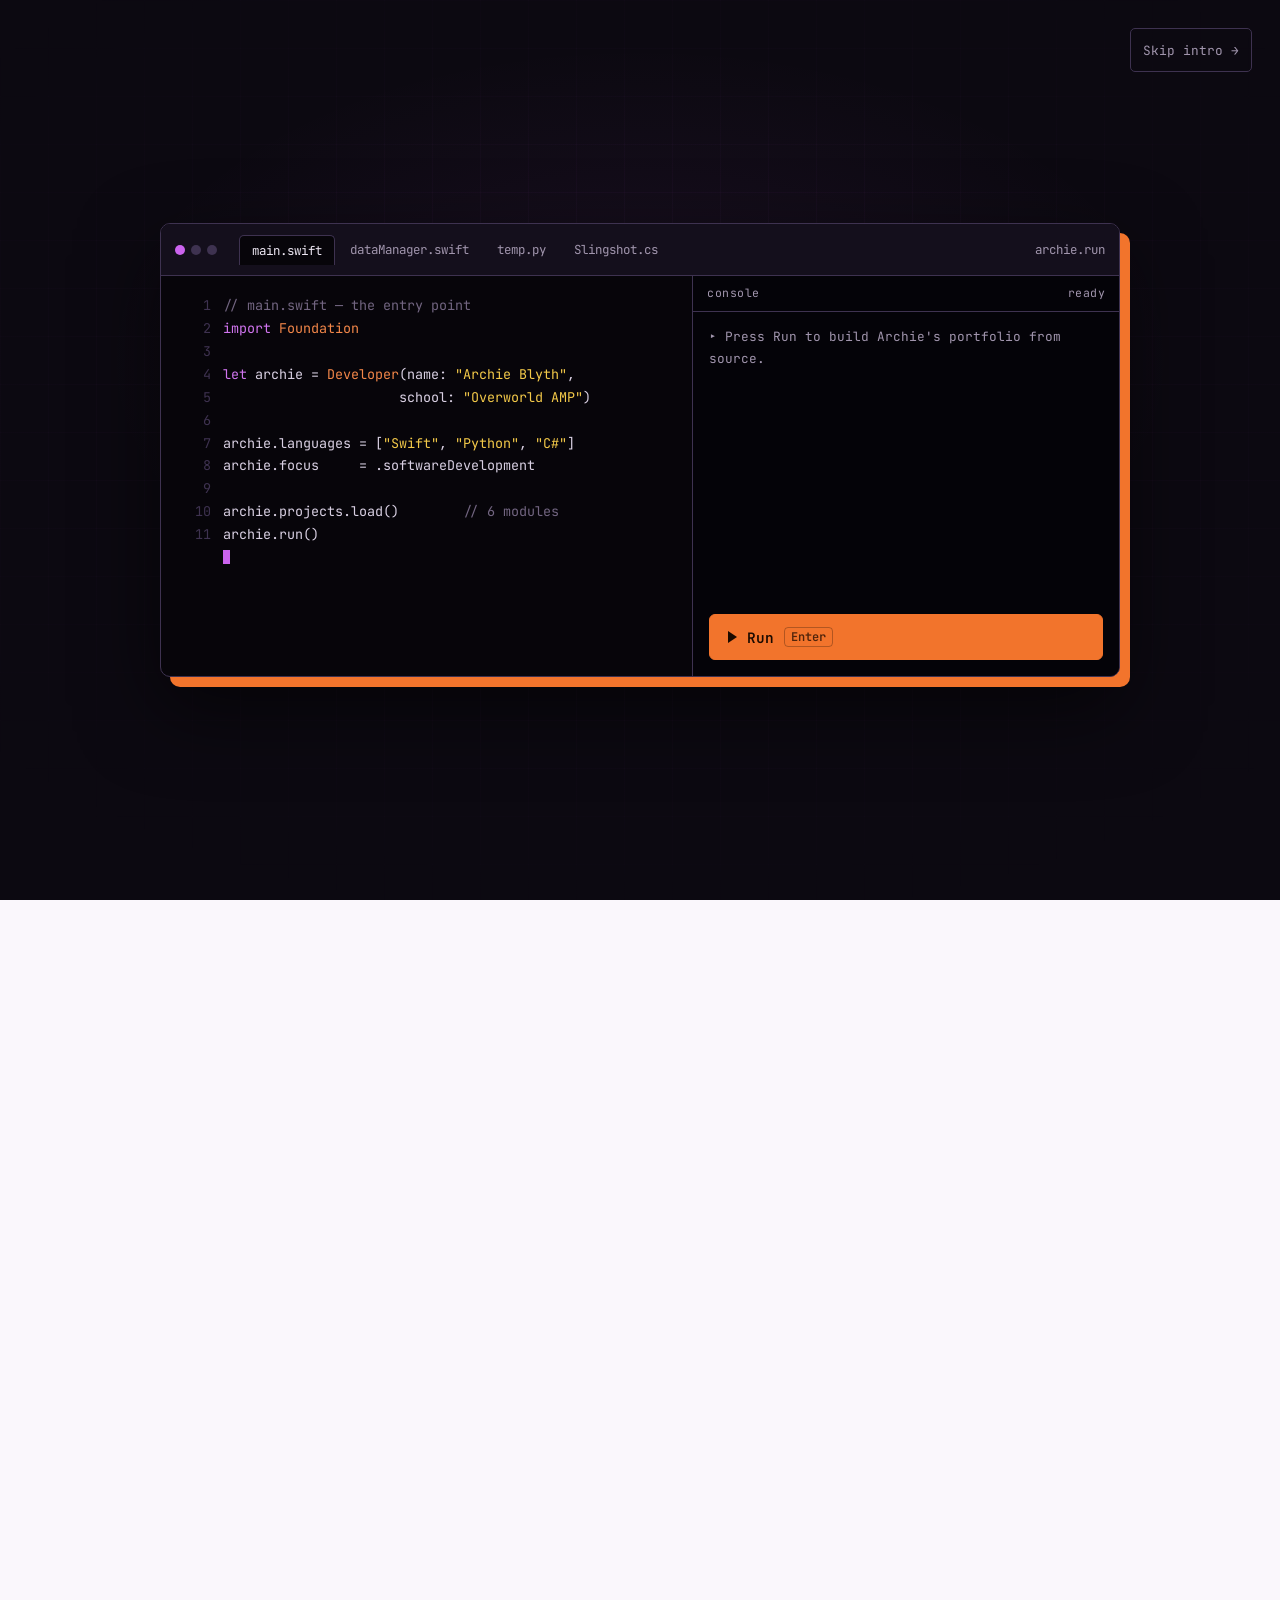
<file: index.html>
<!DOCTYPE html>
<html lang="en">
<head>
<meta charset="UTF-8">
<meta name="viewport" content="width=device-width, initial-scale=1.0">
<title>Archie Blyth — software development portfolio</title>
<meta name="description" content="I like writing code. Swift and SwiftUI for iPhone apps, Python for problem-solving, and C# in Unity. Games are where some of that code gets tested; the code is the point.">
<meta property="og:title" content="Archie Blyth — software development portfolio">
<meta property="og:description" content="I like writing code. Swift and SwiftUI for iPhone apps, Python for problem-solving, and C# in Unity. Games are where some of that code gets tested; the code is the point.">
<meta name="theme-color" content="#0c0911" media="(prefers-color-scheme: dark)">
<meta name="theme-color" content="#faf7fc" media="(prefers-color-scheme: light)">
<link rel="icon" href="data:image/svg+xml,&lt;svg xmlns=&quot;http://www.w3.org/2000/svg&quot; viewBox=&quot;0 0 32 32&quot;&gt;&lt;rect width=&quot;32&quot; height=&quot;32&quot; rx=&quot;6&quot; fill=&quot;#0c0911&quot;/&gt;&lt;path d=&quot;M9 11 4 16l5 5M23 11l5 5-5 5M19 8l-6 16&quot; fill=&quot;none&quot; stroke=&quot;#cb63ee&quot; stroke-width=&quot;2.6&quot; stroke-linecap=&quot;round&quot; stroke-linejoin=&quot;round&quot;/&gt;&lt;/svg&gt;">
<link rel="preconnect" href="https://fonts.googleapis.com">
<link rel="preconnect" href="https://fonts.gstatic.com" crossorigin>
<link href="https://fonts.googleapis.com/css2?family=Atkinson+Hyperlegible:wght@400;700&family=Sora:wght@700;800&family=JetBrains+Mono:wght@400;600&display=swap" rel="stylesheet">
<link rel="stylesheet" href="style.css">
<script>try{var t=localStorage.getItem("archie-theme");if(t)document.documentElement.setAttribute("data-theme",t);}catch(e){}</script>
</head>
<body class="has-boot">
<a class="skip" href="#main">Skip to content</a>
<nav class="nav" aria-label="Site">
  <span class="progress" aria-hidden="true"></span>
  <div class="wrap">
    <a class="brand" href="index.html">archie.blyth</a>
    <span class="hud-stat">build <b>ok</b> · 6 modules · 3 languages</span><div class="nav-links">
      <a href="index.html#projects">Projects</a>
      <a href="index.html#about">About</a>
      <button class="theme" type="button" aria-label="Switch between light and dark theme" title="Light / dark">
        <span class="theme-sun" aria-hidden="true"></span><span class="theme-moon" aria-hidden="true"></span>
      </button>
    </div>
  </div>
</nav>

<div id="boot" aria-label="Intro">
  <button class="skip-intro" type="button" id="skip">Skip intro →</button>
  <div class="ide" role="group" aria-label="Archie's code">
    <div class="ide-bar">
      <span class="dots" aria-hidden="true"><i></i><i></i><i></i></span>
      <div class="tabs" role="tablist"><button class="tab" role="tab" aria-selected="true" data-tab="main" type="button">main.swift</button><button class="tab" role="tab" aria-selected="false" data-tab="resell-logger" type="button">dataManager.swift</button><button class="tab" role="tab" aria-selected="false" data-tab="temperature-logger" type="button">temp.py</button><button class="tab" role="tab" aria-selected="false" data-tab="coconut-shy" type="button">Slingshot.cs</button></div>
      <span class="ide-title">archie.run</span>
    </div>
    <div class="ide-body">
      <div class="editor typing" id="editor" tabindex="0"></div>
      <div class="console">
        <div class="console-head"><span>console</span><span id="status">idle</span></div>
        <div class="console-out" id="out"><span class="line show">▸ Press Run to build Archie's portfolio from source.</span></div>
        <button class="run" id="run" type="button" disabled><span class="tri" aria-hidden="true"></span> Run <kbd>Enter</kbd></button>
      </div>
    </div>
  </div>
  <script type="text/plain" class="ide-file" data-key="main"><span class="cm">// main.swift — the entry point</span>
<span class="kw">import</span> <span class="ty">Foundation</span>

<span class="kw">let</span> archie = <span class="ty">Developer</span>(name: <span class="st">&quot;Archie Blyth&quot;</span>,
                      school: <span class="st">&quot;Overworld AMP&quot;</span>)

archie.languages = [<span class="st">&quot;Swift&quot;</span>, <span class="st">&quot;Python&quot;</span>, <span class="st">&quot;C#&quot;</span>]
archie.focus     = .softwareDevelopment

archie.projects.load()        <span class="cm">// 6 modules</span>
archie.run()</script><script type="text/plain" class="ide-file" data-key="resell-logger"><span class="kw">class</span> <span class="ty">AppData</span>: <span class="ty">ObservableObject</span> {

    <span class="kw">var</span> itemsInStock: <span class="ty">Int</span> {
        sales.filter { !$<span class="nu">0</span>.isSold }.count
    }

    <span class="kw">var</span> inventoryValue: <span class="ty">Double</span> {
        sales
            .filter { !$<span class="nu">0</span>.isSold }
            .reduce(<span class="nu">0</span>) { $<span class="nu">0</span> + $<span class="nu">1</span>.cost }
    }

    <span class="kw">var</span> soldItemsCount: <span class="ty">Int</span> {
        sales.filter { $<span class="nu">0</span>.isSold }.count
    }

    <span class="kw">private</span> <span class="kw">let</span> db = <span class="ty">Firestore</span>.firestore()

    <span class="kw">var</span> highestProfitSale: <span class="ty">Sale</span>? {
        sales.max { $<span class="nu">0</span>.profit &lt; $<span class="nu">1</span>.profit }
    }

    <span class="kw">var</span> thisMonthProfit: <span class="ty">Double</span> {
        <span class="kw">let</span> calendar = <span class="ty">Calendar</span>.current
        <span class="kw">return</span> sales
            .filter {
                calendar.isDate($<span class="nu">0</span>.createdAt, equalTo: <span class="ty">Date</span>(),
                                toGranularity: .month)
            }
            .reduce(<span class="nu">0</span>) { $<span class="nu">0</span> + $<span class="nu">1</span>.profit }
    }
}</script><script type="text/plain" class="ide-file" data-key="temperature-logger"><span class="kw">while</span> <span class="kw">True</span>:
    <span class="kw">try</span>:
        tempeture = <span class="kw">int</span>(<span class="kw">input</span>(<span class="st">&quot;please enter a temperature: &quot;</span>))

        <span class="kw">if</span> tempeture == -<span class="nu">1</span>:
            <span class="kw">break</span>

        <span class="kw">if</span> (tempeture &gt;= <span class="nu">10</span>) <span class="kw">and</span> (tempeture &lt;= <span class="nu">50</span>):
            validReading += <span class="nu">1</span>
            totalTemp += tempeture
        <span class="kw">else</span>:
            <span class="kw">print</span>(<span class="st">&quot;temp must be within the range&quot;</span>)

        <span class="kw">if</span> tempeture &lt;= <span class="ty">MIN_SAFE_TEMP</span>:
            readingCount += <span class="nu">1</span>

        <span class="kw">if</span> (tempeture &gt; highestTemp) <span class="kw">and</span> (tempeture &lt;= <span class="nu">50</span>):
            highestTemp = tempeture

        <span class="kw">if</span> (tempeture &lt; <span class="ty">LowestTemp</span>) <span class="kw">and</span> (tempeture &gt;= <span class="nu">10</span>):
            <span class="ty">LowestTemp</span> = tempeture
    <span class="kw">except</span> <span class="ty">ValueError</span>:
        <span class="kw">print</span>(<span class="st">&quot;invalid temp must be a interger&quot;</span>)

avrage = totalTemp / validReading

<span class="kw">print</span>(f<span class="st">&quot;average temperature: {avrage}&quot;</span>)
<span class="kw">print</span>(f<span class="st">&quot;highest temperature: {highestTemp}&quot;</span>)
<span class="kw">print</span>(f<span class="st">&quot;lowest temperature: {LowestTemp}&quot;</span>)
<span class="kw">print</span>(f<span class="st">&quot;under min count: {readingCount}&quot;</span>)
<span class="kw">print</span>(f<span class="st">&quot;valid reading count: {validReading}&quot;</span>)</script><script type="text/plain" class="ide-file" data-key="coconut-shy"><span class="kw">void</span> <span class="ty">ChargeShot</span>()
{
    holdTime += <span class="ty">Time</span>.deltaTime;
    <span class="kw">float</span> t = <span class="ty">Mathf</span>.<span class="ty">Clamp01</span>(holdTime / maxChargeTime);
    <span class="kw">float</span> pullDistance = t * maxPullBack;
    <span class="ty">Vector3</span> pullDirection = -<span class="ty">Camera</span>.main.transform.forward;
    currentProjectile.transform.position =
        launchPoint.position + pullDirection * pullDistance;
}

<span class="kw">void</span> <span class="ty">ReleaseShot</span>()
{
    isCharging = <span class="kw">false</span>;
    <span class="kw">float</span> chargePercent = <span class="ty">Mathf</span>.<span class="ty">Clamp01</span>(holdTime / maxChargeTime);
    <span class="kw">float</span> forceToApply = chargePercent * maxLaunchForce;
    projectileRB.isKinematic = <span class="kw">false</span>;

    <span class="ty">Vector3</span> launchDirection = <span class="ty">Physics</span>.<span class="ty">Raycast</span>(
        <span class="ty">Camera</span>.main.transform.position, <span class="ty">Camera</span>.main.transform.forward,
        <span class="kw">out</span> <span class="ty">RaycastHit</span> hitInfo)
        ? launchPoint.position - hitInfo.point
        : <span class="ty">Camera</span>.main.transform.forward;

    projectileRB.<span class="ty">AddForce</span>(launchDirection.normalized * forceToApply,
        <span class="ty">ForceMode</span>.<span class="ty">Impulse</span>);
}</script>
  <script type="application/json" id="build-log">[["hi","$ swift build archie.portfolio"],["","Compiling main.swift"],["ok","✓ ResellLogger · Swift, SwiftUI, Firebase Firestore"],["ok","✓ TemperatureLogger · Python, PyCharm, AS Computer Science"],["ok","✓ CoconutShy · C#, Unity 6, 3D physics"],["ok","✓ FlappyBird · C#, Unity 6, 2D"],["ok","✓ Dartboard, Automation in Ableton · assets"],["hi","Build succeeded in 0.42s · 0 warnings, 0 errors"],["em","Launching archie.portfolio…"]]</script>
</div>
<div id="site">
<main id="main">
  <header class="hero">
    <div class="wrap hero-grid">
      <div class="hero-text">
        <p class="hero-role">Student developer · Overworld AMP</p>
        <h1>Archie<br>Blyth</h1>
        <p class="lead">I like writing code. Swift and SwiftUI for iPhone apps, Python for problem-solving, and C# in Unity. Games are where some of that code gets tested; the code is the point.</p>
        <div class="chips"><span class='chip chip-strong'>Swift</span><span class='chip chip-strong'>Python</span><span class='chip chip-strong'>C#</span><span class='chip'>SwiftUI</span><span class='chip'>Firebase</span><span class='chip'>Unity 6</span><span class='chip'>Blender</span><span class='chip'>Ableton Live</span></div>
      </div>
      <div class="stack" aria-label="Build summary"><div class="stack-head">archie.portfolio — build output</div><div class='stack-row'><span class="ok">✓</span> <b>ResellLogger</b><span>Swift · SwiftUI · Firebase Firestore</span></div><div class='stack-row'><span class="ok">✓</span> <b>TemperatureLogger</b><span>Python · PyCharm · AS Computer Science</span></div><div class='stack-row'><span class="ok">✓</span> <b>CoconutShy</b><span>C# · Unity 6 · 3D physics</span></div><div class='stack-row'><span class="ok">✓</span> <b>FlappyBird</b><span>C# · Unity 6 · 2D</span></div><div class='stack-row'><span class="ok">✓</span> <b>Dartboard</b><span>Blender · Substance 3D Painter</span></div><div class='stack-row'><span class="ok">✓</span> <b>AutomationInAbleton</b><span>Ableton Live</span></div><div class="stack-foot">0 warnings · 0 errors · hover a project to read its source</div></div>
    </div>
  </header>

  <section id="projects" class="wrap projects">
    <h2>Projects</h2>
    <p class="section-lead">6 pieces of work. Every coding project shows a real excerpt from its source.</p>
    <h3 class="group-label">Apps<span>Shipped software, with a database behind it.</span></h3>
<a class="card mod card-wide" href="projects/resell-logger.html">
  <div class="face front">
    <span class="card-media"><img class="card-img" src="assets/reselllogger-thumb.png" alt="" width="2160" height="900" loading="lazy" decoding="async"><video class="card-video" muted loop playsinline preload="none" data-src="assets/reselllogger-demo.mp4" aria-hidden="true" tabindex="-1"></video></span>
    <div class="card-body">
      <span class="lang lang-swift">Swift</span>
      <h3>Resell Logger</h3>
      <p>An iPhone app for tracking resale stock and profit: add items with a photo, mark them sold, and see turnover, profit, best sellers and a sales calendar.</p>
      <span class="hint">↻ hover to read the code</span>
    </div>
  </div>
  <div class="face back" aria-hidden="true"><div class="file">dataManager.swift</div><pre class="code"><span class="kw">class</span> <span class="ty">AppData</span>: <span class="ty">ObservableObject</span> {

    <span class="kw">var</span> itemsInStock: <span class="ty">Int</span> {
        sales.filter { !$<span class="nu">0</span>.isSold }.count
    }

    <span class="kw">var</span> inventoryValue: <span class="ty">Double</span> {
        sales
            .filter { !$<span class="nu">0</span>.isSold }
            .reduce(<span class="nu">0</span>) { $<span class="nu">0</span> + $<span class="nu">1</span>.cost }
    }
</pre><span class="open">open project →</span></div>
</a><h3 class="group-label">Python<span>Course work that reads like production code.</span></h3>
<a class="card mod card-wide" href="projects/temperature-logger.html">
  <div class="face front">
    <span class="card-media"><img class="card-img" src="assets/python-temp-code.png" alt="" width="1280" height="833" loading="lazy" decoding="async"><video class="card-video" muted loop playsinline preload="none" data-src="assets/python-temp-demo.mp4" aria-hidden="true" tabindex="-1"></video></span>
    <div class="card-body">
      <span class="lang lang-python">Python</span>
      <h3>Temperature Logger</h3>
      <p>A console program that takes temperature readings in a loop, validates each one, and reports the average, highest, lowest and how many fell below a safe minimum.</p>
      <span class="hint">↻ hover to read the code</span>
    </div>
  </div>
  <div class="face back" aria-hidden="true"><div class="file">temp.py</div><pre class="code"><span class="kw">while</span> <span class="kw">True</span>:
    <span class="kw">try</span>:
        tempeture = <span class="kw">int</span>(<span class="kw">input</span>(<span class="st">&quot;please enter a temperature: &quot;</span>))

        <span class="kw">if</span> tempeture == -<span class="nu">1</span>:
            <span class="kw">break</span>

        <span class="kw">if</span> (tempeture &gt;= <span class="nu">10</span>) <span class="kw">and</span> (tempeture &lt;= <span class="nu">50</span>):
            validReading += <span class="nu">1</span>
            totalTemp += tempeture
        <span class="kw">else</span>:
            <span class="kw">print</span>(<span class="st">&quot;temp must be within the range&quot;</span>)</pre><span class="open">open project →</span></div>
</a><h3 class="group-label">C# in Unity<span>Game projects, presented for the code.</span></h3><div class="grid">
<a class="card mod" href="projects/coconut-shy.html">
  <div class="face front">
    <span class="card-media"><img class="card-img" src="assets/coconutshy-editor.png" alt="" width="1917" height="1005" loading="lazy" decoding="async"><video class="card-video" muted loop playsinline preload="none" data-src="assets/coconutshy-gameplay-web.mp4" aria-hidden="true" tabindex="-1"></video></span>
    <div class="card-body">
      <span class="lang lang-csharp">C#</span>
      <h3>Coconut Shy</h3>
      <p>18 custom C# scripts driving a 3D slingshot game: charge-and-release physics, raycast aiming, enemy AI, timers, score and a full menu flow. The biggest codebase in the portfolio.</p>
      <span class="hint">↻ hover to read the code</span>
    </div>
  </div>
  <div class="face back" aria-hidden="true"><div class="file">Slingshot.cs</div><pre class="code"><span class="kw">void</span> <span class="ty">ChargeShot</span>()
{
    holdTime += <span class="ty">Time</span>.deltaTime;
    <span class="kw">float</span> t = <span class="ty">Mathf</span>.<span class="ty">Clamp01</span>(holdTime / maxChargeTime);
    <span class="kw">float</span> pullDistance = t * maxPullBack;
    <span class="ty">Vector3</span> pullDirection = -<span class="ty">Camera</span>.main.transform.forward;
    currentProjectile.transform.position =
        launchPoint.position + pullDirection * pullDistance;
}

<span class="kw">void</span> <span class="ty">ReleaseShot</span>()
{</pre><span class="open">open project →</span></div>
</a>
<a class="card mod" href="projects/flappy-bird.html">
  <div class="face front">
    <span class="card-media"><img class="card-img" src="assets/flappybird-editor.png" alt="" width="1918" height="1030" loading="lazy" decoding="async"><video class="card-video" muted loop playsinline preload="none" data-src="assets/flappybird-gameplay-web.mp4" aria-hidden="true" tabindex="-1"></video></span>
    <div class="card-body">
      <span class="lang lang-csharp">C#</span>
      <h3>Flappy Bird</h3>
      <p>C# game logic in Unity: a timer-driven procedural spawner, frame-rate-independent movement, trigger-collider scoring and state handling, plus a second controller for two-player mode.</p>
      <span class="hint">↻ hover to read the code</span>
    </div>
  </div>
  <div class="face back" aria-hidden="true"><div class="file">GameManager.cs</div><pre class="code"><span class="kw">void</span> <span class="ty">Update</span>()
{
    spawnTimeSeconds -= <span class="ty">Time</span>.deltaTime;

    <span class="kw">if</span> (spawnTimeSeconds &lt; <span class="nu">0</span>)
    {
        spawnTimeSeconds = spawnTime;
        <span class="kw">float</span> yOffset = <span class="ty">Random</span>.<span class="ty">Range</span>(minYPosition, maxYPosition);
        spawnPostion.y = yOffset;
        <span class="ty">Instantiate</span>(pipes, spawnPostion, <span class="ty">Quaternion</span>.identity);
    }
}</pre><span class="open">open project →</span></div>
</a></div><h3 class="group-label">3D and music<span>Work outside code.</span></h3><div class="grid">
<a class="card" href="projects/dartboard.html">
  <img class="card-img" src="assets/dartboard-textured.png" alt="" width="1915" height="1022" loading="lazy" decoding="async">
  <div class="card-body">
    <span class="lang">Blender</span>
    <h3>Dartboard — game-ready asset</h3>
    <p>A dartboard prop modelled from reference in Blender and textured in Substance 3D Painter with layered PBR materials at 2048×2048.</p>
  </div>
</a>
<a class="card" href="projects/ableton-automation.html">
  <img class="card-img" src="assets/ableton-automation-thumb.jpg" alt="" width="1280" height="844" loading="lazy" decoding="async">
  <div class="card-body">
    <span class="lang">Ableton Live</span>
    <h3>Automation in Ableton</h3>
    <p>Drawing parameter automation to shape volume, filters and effects over time, giving a track movement and dynamics.</p>
  </div>
</a></div>
  </section>

  <section id="about" class="wrap about">
    <h2>About</h2>
    <div class="about-box"><p>Archie Blyth is a student developer whose main interest is code. He builds iPhone apps in Swift and SwiftUI with a Firebase backend, writes Python for his AS Level Computer Science course, and uses C# in Unity, where his Game Design coursework gave him a place to practise algorithms, physics maths and game-loop logic.</p><p>His focus is software development rather than game design: the projects here are chosen to show how he structures code, handles data and solves problems. Alongside that he has modelled assets in Blender and Substance 3D Painter and produced music in Ableton Live.</p></div>
  </section>
</main>

<div class="cli" aria-label="Command line">
  <div class="wrap">
    <span class="prompt">archie@portfolio:~$</span>
    <input id="cmd" type="text" placeholder="try: ls, open coconut, help…" autocomplete="off" spellcheck="false" aria-label="Command">
    <span class="reply" id="reply"></span>
  </div>
</div>
<footer class="foot">
  <div class="wrap">
    
    <p><button type="button" id="replay" class="replay">↻ replay intro</button> · Archie Blyth — Overworld AMP 2026</p>
  </div>
</footer>
<script>
(function(){
  var b=document.querySelector('.theme'); if(!b) return;
  function cur(){ var a=document.documentElement.getAttribute('data-theme'); if(a) return a;
    return window.matchMedia&&window.matchMedia('(prefers-color-scheme: light)').matches?'light':'dark'; }
  b.addEventListener('click',function(){ var n=cur()==='dark'?'light':'dark';
    document.documentElement.setAttribute('data-theme',n); try{localStorage.setItem('archie-theme',n);}catch(e){} });
})();
// --- intro (index only), hover previews, reading progress, command line ---
(function(){
  var reduce = window.matchMedia && window.matchMedia('(prefers-reduced-motion: reduce)').matches;
  var boot = document.getElementById('boot'), site = document.getElementById('site');
  if (boot) {
    var editor = document.getElementById('editor'), out = document.getElementById('out'), run = document.getElementById('run'), status = document.getElementById('status');
    var FILES = {}; document.querySelectorAll('.ide-file').forEach(function(f){ FILES[f.getAttribute('data-key')] = f.textContent; });
    var BUILD = JSON.parse(document.getElementById('build-log').textContent);
    var timers = []; function clearTimers(){ timers.forEach(clearTimeout); timers = []; }
    function render(key, animate){
      clearTimers();
      var lines = FILES[key].split('\n');
      editor.innerHTML = lines.map(function(l,i){ return '<div class="ln"><span>'+(i+1)+'</span><span>'+(l||'&nbsp;')+'</span></div>'; }).join('') + '<div class="ln"><span></span><span><span class="caret"></span></span></div>';
      var els = editor.querySelectorAll('.ln');
      if (animate && !reduce) {
        editor.classList.add('typing');
        els.forEach(function(l,i){ timers.push(setTimeout(function(){ l.classList.add('show'); }, 200 + i*55)); });
        timers.push(setTimeout(function(){ editor.classList.remove('typing'); run.disabled = false; run.classList.add('ready'); status.textContent = 'ready'; }, 200 + els.length*55 + 120));
      } else { editor.classList.remove('typing'); run.disabled = false; status.textContent = 'ready'; }
    }
    document.querySelectorAll('.tab').forEach(function(t){ t.addEventListener('click', function(){
      document.querySelectorAll('.tab').forEach(function(x){ x.setAttribute('aria-selected','false'); }); t.setAttribute('aria-selected','true'); render(t.getAttribute('data-tab'), false); }); });
    var launched = false;
    function launch(){ boot.classList.add('leaving'); site.classList.add('on'); document.body.classList.add('ran'); try{localStorage.setItem('archie-intro-seen','1');}catch(e){} setTimeout(function(){ boot.classList.add('gone'); }, reduce ? 0 : 900); }
    function doRun(){
      if (launched || run.disabled) return; launched = true; run.disabled = true; status.textContent = 'building'; out.innerHTML = '';
      var delay = 0, step = reduce ? 0 : 130;
      BUILD.forEach(function(b){ var el = document.createElement('span'); el.className = 'line ' + b[0]; el.textContent = b[1]; out.appendChild(el); out.appendChild(document.createTextNode('\n')); delay += step; setTimeout(function(){ el.classList.add('show'); }, delay); });
      setTimeout(function(){ status.textContent = 'running'; launch(); }, delay + (reduce ? 0 : 350));
    }
    run.addEventListener('click', doRun);
    document.getElementById('skip').addEventListener('click', function(){ clearTimers(); launch(); });
    document.addEventListener('keydown', function(e){ if (e.key === 'Enter' && !boot.classList.contains('gone') && document.activeElement.id !== 'cmd') doRun(); });
    var seen = false; try { seen = localStorage.getItem('archie-intro-seen') === '1'; } catch(e){}
    if (/[?&#]intro/.test(location.search + location.hash)) { seen = false; }
    if (seen || reduce) { boot.classList.add('gone'); site.classList.add('on'); document.body.classList.add('ran'); } else { render('main', true); }
    var rp = document.getElementById('replay'); if (rp) rp.addEventListener('click', function(){ try{localStorage.removeItem('archie-intro-seen');}catch(e){} location.reload(); });
  } else if (site) { site.classList.add('on'); }
  // command line
  var cmd = document.getElementById('cmd'), reply = document.getElementById('reply');
  if (cmd) {
    var root = location.pathname.indexOf('/projects/') > -1 ? '../' : '';
    var MODS = {"resell-logger":"Resell Logger","temperature-logger":"Temperature Logger","coconut-shy":"Coconut Shy","flappy-bird":"Flappy Bird","dartboard":"Dartboard — game-ready asset","ableton-automation":"Automation in Ableton"};
    cmd.addEventListener('keydown', function(e){
      if (e.key !== 'Enter') return; var v = cmd.value.trim().toLowerCase(); cmd.value = ''; if (!v) return;
      if (v === 'help') reply.textContent = 'ls · open <project> · replay · home · about · theme light|dark · clear';
      else if (v === 'replay' || v === 'intro' || v === 'run' || v === 'reboot') { reply.textContent = 'rebooting…'; try{localStorage.removeItem('archie-intro-seen');}catch(e){} location.href = root + 'index.html?intro'; }
      else if (v === 'ls') reply.textContent = Object.keys(MODS).join('  ');
      else if (v === 'home') location.href = root + 'index.html';
      else if (v === 'about') location.href = root + 'index.html#about';
      else if (v === 'clear') reply.textContent = '';
      else if (v === 'theme light' || v === 'theme dark') { var n = v.split(' ')[1]; document.documentElement.setAttribute('data-theme', n); try{localStorage.setItem('archie-theme', n);}catch(e){} reply.textContent = 'theme → ' + n; }
      else if (v.indexOf('open ') === 0) { var q = v.slice(5).trim(); var hit = Object.keys(MODS).filter(function(k){ return k.indexOf(q) === 0 || k.indexOf(q.replace(/ +/g,'-')) > -1; })[0]; if (hit) { reply.textContent = 'opening ' + MODS[hit] + '…'; location.href = root + 'projects/' + hit + '.html'; } else reply.textContent = 'no such project: ' + q; }
      else if (v === 'sudo make me a sandwich') reply.textContent = 'okay.';
      else reply.textContent = v + ': command not found — try help';
    });
  }
  var fine = window.matchMedia && window.matchMedia('(hover: hover) and (pointer: fine)').matches;
  if (fine && !reduce) {
    document.querySelectorAll('.card-media').forEach(function(m){
      var v = m.querySelector('video'); if (!v) return;
      m.closest('.card').addEventListener('mouseenter', function(){ if (!v.src) v.src = v.getAttribute('data-src'); v.currentTime = 0; v.play().catch(function(){}); m.classList.add('playing'); });
      m.closest('.card').addEventListener('mouseleave', function(){ v.pause(); m.classList.remove('playing'); });
    });
  }
  var bar = document.querySelector('.progress');
  if (bar) {
    var tick = function(){ var h = document.documentElement; var max = h.scrollHeight - h.clientHeight; bar.style.transform = 'scaleX(' + (max > 0 ? h.scrollTop / max : 0) + ')'; };
    addEventListener('scroll', tick, {passive:true}); tick();
  }
})();
</script>
</body>
</html>
</div>
</file>
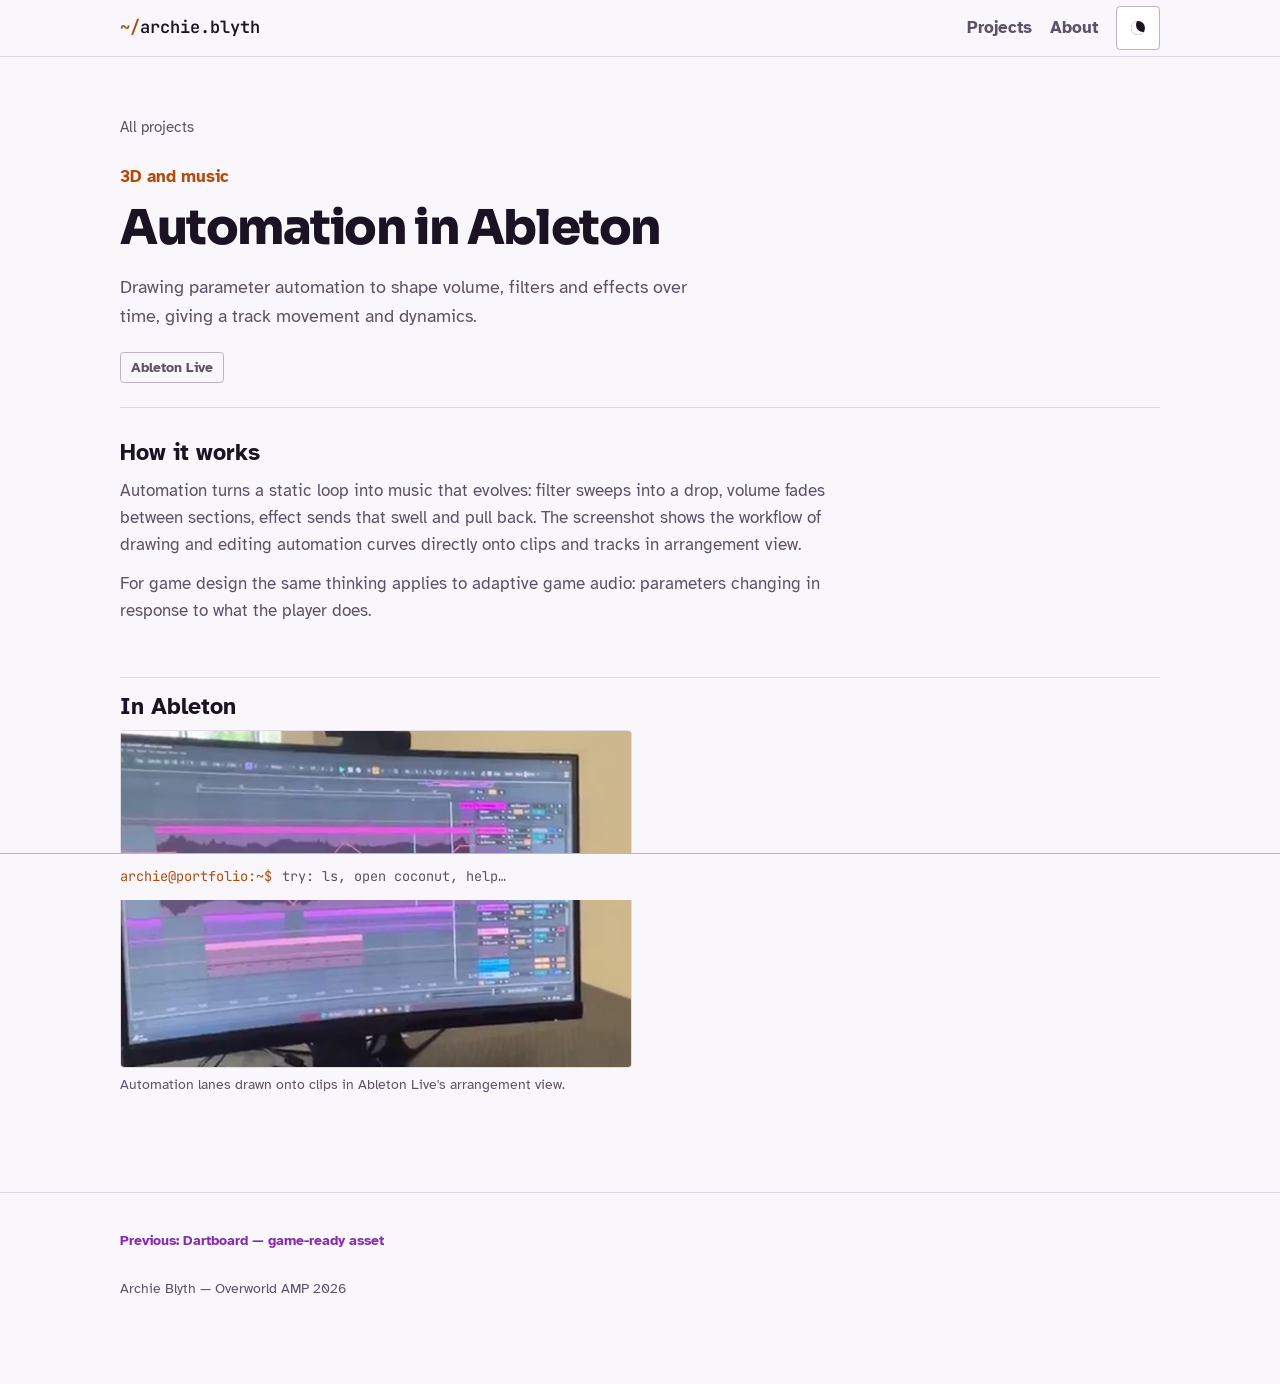
<file: projects/ableton-automation.html>
<!DOCTYPE html>
<html lang="en">
<head>
<meta charset="UTF-8">
<meta name="viewport" content="width=device-width, initial-scale=1.0">
<title>Automation in Ableton — Archie Blyth</title>
<meta name="description" content="Drawing parameter automation to shape volume, filters and effects over time, giving a track movement and dynamics.">
<meta property="og:title" content="Automation in Ableton — Archie Blyth">
<meta property="og:description" content="Drawing parameter automation to shape volume, filters and effects over time, giving a track movement and dynamics.">
<meta name="theme-color" content="#0c0911" media="(prefers-color-scheme: dark)">
<meta name="theme-color" content="#faf7fc" media="(prefers-color-scheme: light)">
<link rel="icon" href="data:image/svg+xml,&lt;svg xmlns=&quot;http://www.w3.org/2000/svg&quot; viewBox=&quot;0 0 32 32&quot;&gt;&lt;rect width=&quot;32&quot; height=&quot;32&quot; rx=&quot;6&quot; fill=&quot;#0c0911&quot;/&gt;&lt;path d=&quot;M9 11 4 16l5 5M23 11l5 5-5 5M19 8l-6 16&quot; fill=&quot;none&quot; stroke=&quot;#cb63ee&quot; stroke-width=&quot;2.6&quot; stroke-linecap=&quot;round&quot; stroke-linejoin=&quot;round&quot;/&gt;&lt;/svg&gt;">
<link rel="preconnect" href="https://fonts.googleapis.com">
<link rel="preconnect" href="https://fonts.gstatic.com" crossorigin>
<link href="https://fonts.googleapis.com/css2?family=Atkinson+Hyperlegible:wght@400;700&family=Sora:wght@700;800&family=JetBrains+Mono:wght@400;600&display=swap" rel="stylesheet">
<link rel="stylesheet" href="../style.css">
<script>try{var t=localStorage.getItem("archie-theme");if(t)document.documentElement.setAttribute("data-theme",t);}catch(e){}</script>
</head>
<body>
<a class="skip" href="#main">Skip to content</a>
<nav class="nav" aria-label="Site">
  <span class="progress" aria-hidden="true"></span>
  <div class="wrap">
    <a class="brand" href="../index.html">archie.blyth</a>
    <div class="nav-links">
      <a href="../index.html#projects">Projects</a>
      <a href="../index.html#about">About</a>
      <button class="theme" type="button" aria-label="Switch between light and dark theme" title="Light / dark">
        <span class="theme-sun" aria-hidden="true"></span><span class="theme-moon" aria-hidden="true"></span>
      </button>
    </div>
  </div>
</nav>

<main id="main" class="wrap">
  <header class="proj-head">
    <a class="back" href="../index.html#projects">All projects</a>
    <p class="proj-group">3D and music</p>
    <h1>Automation in Ableton</h1>
    <p class="lead">Drawing parameter automation to shape volume, filters and effects over time, giving a track movement and dynamics.</p>
    <div class="chips"><span class='chip'>Ableton Live</span></div>
  </header>

  <section>
    <h2>How it works</h2><p>Automation turns a static loop into music that evolves: filter sweeps into a drop, volume fades between sections, effect sends that swell and pull back. The screenshot shows the workflow of drawing and editing automation curves directly onto clips and tracks in arrangement view.</p><p>For game design the same thinking applies to adaptive game audio: parameters changing in response to what the player does.</p></section><section><h2>In Ableton</h2><div class="media-grid"><figure><img class="media" src="../assets/ableton-automation-thumb.jpg" alt="Automation lanes drawn onto clips in Ableton Live&#x27;s arrangement view." width="1280" height="844" loading="lazy" decoding="async"><figcaption>Automation lanes drawn onto clips in Ableton Live&#x27;s arrangement view.</figcaption></figure></div></section></main>
<div class="cli" aria-label="Command line">
  <div class="wrap">
    <span class="prompt">archie@portfolio:~$</span>
    <input id="cmd" type="text" placeholder="try: ls, open coconut, help…" autocomplete="off" spellcheck="false" aria-label="Command">
    <span class="reply" id="reply"></span>
  </div>
</div>
<footer class="foot">
  <div class="wrap">
    <nav class="pager" aria-label="Project navigation"><a href="../projects/dartboard.html" rel="prev">Previous: Dartboard — game-ready asset</a><span></span></nav>
    <p>Archie Blyth — Overworld AMP 2026</p>
  </div>
</footer>
<script>
(function(){
  var b=document.querySelector('.theme'); if(!b) return;
  function cur(){ var a=document.documentElement.getAttribute('data-theme'); if(a) return a;
    return window.matchMedia&&window.matchMedia('(prefers-color-scheme: light)').matches?'light':'dark'; }
  b.addEventListener('click',function(){ var n=cur()==='dark'?'light':'dark';
    document.documentElement.setAttribute('data-theme',n); try{localStorage.setItem('archie-theme',n);}catch(e){} });
})();
// --- intro (index only), hover previews, reading progress, command line ---
(function(){
  var reduce = window.matchMedia && window.matchMedia('(prefers-reduced-motion: reduce)').matches;
  var boot = document.getElementById('boot'), site = document.getElementById('site');
  if (boot) {
    var editor = document.getElementById('editor'), out = document.getElementById('out'), run = document.getElementById('run'), status = document.getElementById('status');
    var FILES = {}; document.querySelectorAll('.ide-file').forEach(function(f){ FILES[f.getAttribute('data-key')] = f.textContent; });
    var BUILD = JSON.parse(document.getElementById('build-log').textContent);
    var timers = []; function clearTimers(){ timers.forEach(clearTimeout); timers = []; }
    function render(key, animate){
      clearTimers();
      var lines = FILES[key].split('\n');
      editor.innerHTML = lines.map(function(l,i){ return '<div class="ln"><span>'+(i+1)+'</span><span>'+(l||'&nbsp;')+'</span></div>'; }).join('') + '<div class="ln"><span></span><span><span class="caret"></span></span></div>';
      var els = editor.querySelectorAll('.ln');
      if (animate && !reduce) {
        editor.classList.add('typing');
        els.forEach(function(l,i){ timers.push(setTimeout(function(){ l.classList.add('show'); }, 200 + i*55)); });
        timers.push(setTimeout(function(){ editor.classList.remove('typing'); run.disabled = false; run.classList.add('ready'); status.textContent = 'ready'; }, 200 + els.length*55 + 120));
      } else { editor.classList.remove('typing'); run.disabled = false; status.textContent = 'ready'; }
    }
    document.querySelectorAll('.tab').forEach(function(t){ t.addEventListener('click', function(){
      document.querySelectorAll('.tab').forEach(function(x){ x.setAttribute('aria-selected','false'); }); t.setAttribute('aria-selected','true'); render(t.getAttribute('data-tab'), false); }); });
    var launched = false;
    function launch(){ boot.classList.add('leaving'); site.classList.add('on'); document.body.classList.add('ran'); try{localStorage.setItem('archie-intro-seen','1');}catch(e){} setTimeout(function(){ boot.classList.add('gone'); }, reduce ? 0 : 900); }
    function doRun(){
      if (launched || run.disabled) return; launched = true; run.disabled = true; status.textContent = 'building'; out.innerHTML = '';
      var delay = 0, step = reduce ? 0 : 130;
      BUILD.forEach(function(b){ var el = document.createElement('span'); el.className = 'line ' + b[0]; el.textContent = b[1]; out.appendChild(el); out.appendChild(document.createTextNode('\n')); delay += step; setTimeout(function(){ el.classList.add('show'); }, delay); });
      setTimeout(function(){ status.textContent = 'running'; launch(); }, delay + (reduce ? 0 : 350));
    }
    run.addEventListener('click', doRun);
    document.getElementById('skip').addEventListener('click', function(){ clearTimers(); launch(); });
    document.addEventListener('keydown', function(e){ if (e.key === 'Enter' && !boot.classList.contains('gone') && document.activeElement.id !== 'cmd') doRun(); });
    var seen = false; try { seen = localStorage.getItem('archie-intro-seen') === '1'; } catch(e){}
    if (/[?&#]intro/.test(location.search + location.hash)) { seen = false; }
    if (seen || reduce) { boot.classList.add('gone'); site.classList.add('on'); document.body.classList.add('ran'); } else { render('main', true); }
    var rp = document.getElementById('replay'); if (rp) rp.addEventListener('click', function(){ try{localStorage.removeItem('archie-intro-seen');}catch(e){} location.reload(); });
  } else if (site) { site.classList.add('on'); }
  // command line
  var cmd = document.getElementById('cmd'), reply = document.getElementById('reply');
  if (cmd) {
    var root = location.pathname.indexOf('/projects/') > -1 ? '../' : '';
    var MODS = {"resell-logger":"Resell Logger","temperature-logger":"Temperature Logger","coconut-shy":"Coconut Shy","flappy-bird":"Flappy Bird","dartboard":"Dartboard — game-ready asset","ableton-automation":"Automation in Ableton"};
    cmd.addEventListener('keydown', function(e){
      if (e.key !== 'Enter') return; var v = cmd.value.trim().toLowerCase(); cmd.value = ''; if (!v) return;
      if (v === 'help') reply.textContent = 'ls · open <project> · replay · home · about · theme light|dark · clear';
      else if (v === 'replay' || v === 'intro' || v === 'run' || v === 'reboot') { reply.textContent = 'rebooting…'; try{localStorage.removeItem('archie-intro-seen');}catch(e){} location.href = root + 'index.html?intro'; }
      else if (v === 'ls') reply.textContent = Object.keys(MODS).join('  ');
      else if (v === 'home') location.href = root + 'index.html';
      else if (v === 'about') location.href = root + 'index.html#about';
      else if (v === 'clear') reply.textContent = '';
      else if (v === 'theme light' || v === 'theme dark') { var n = v.split(' ')[1]; document.documentElement.setAttribute('data-theme', n); try{localStorage.setItem('archie-theme', n);}catch(e){} reply.textContent = 'theme → ' + n; }
      else if (v.indexOf('open ') === 0) { var q = v.slice(5).trim(); var hit = Object.keys(MODS).filter(function(k){ return k.indexOf(q) === 0 || k.indexOf(q.replace(/ +/g,'-')) > -1; })[0]; if (hit) { reply.textContent = 'opening ' + MODS[hit] + '…'; location.href = root + 'projects/' + hit + '.html'; } else reply.textContent = 'no such project: ' + q; }
      else if (v === 'sudo make me a sandwich') reply.textContent = 'okay.';
      else reply.textContent = v + ': command not found — try help';
    });
  }
  var fine = window.matchMedia && window.matchMedia('(hover: hover) and (pointer: fine)').matches;
  if (fine && !reduce) {
    document.querySelectorAll('.card-media').forEach(function(m){
      var v = m.querySelector('video'); if (!v) return;
      m.closest('.card').addEventListener('mouseenter', function(){ if (!v.src) v.src = v.getAttribute('data-src'); v.currentTime = 0; v.play().catch(function(){}); m.classList.add('playing'); });
      m.closest('.card').addEventListener('mouseleave', function(){ v.pause(); m.classList.remove('playing'); });
    });
  }
  var bar = document.querySelector('.progress');
  if (bar) {
    var tick = function(){ var h = document.documentElement; var max = h.scrollHeight - h.clientHeight; bar.style.transform = 'scaleX(' + (max > 0 ? h.scrollTop / max : 0) + ')'; };
    addEventListener('scroll', tick, {passive:true}); tick();
  }
})();
</script>
</body>
</html>
</file>
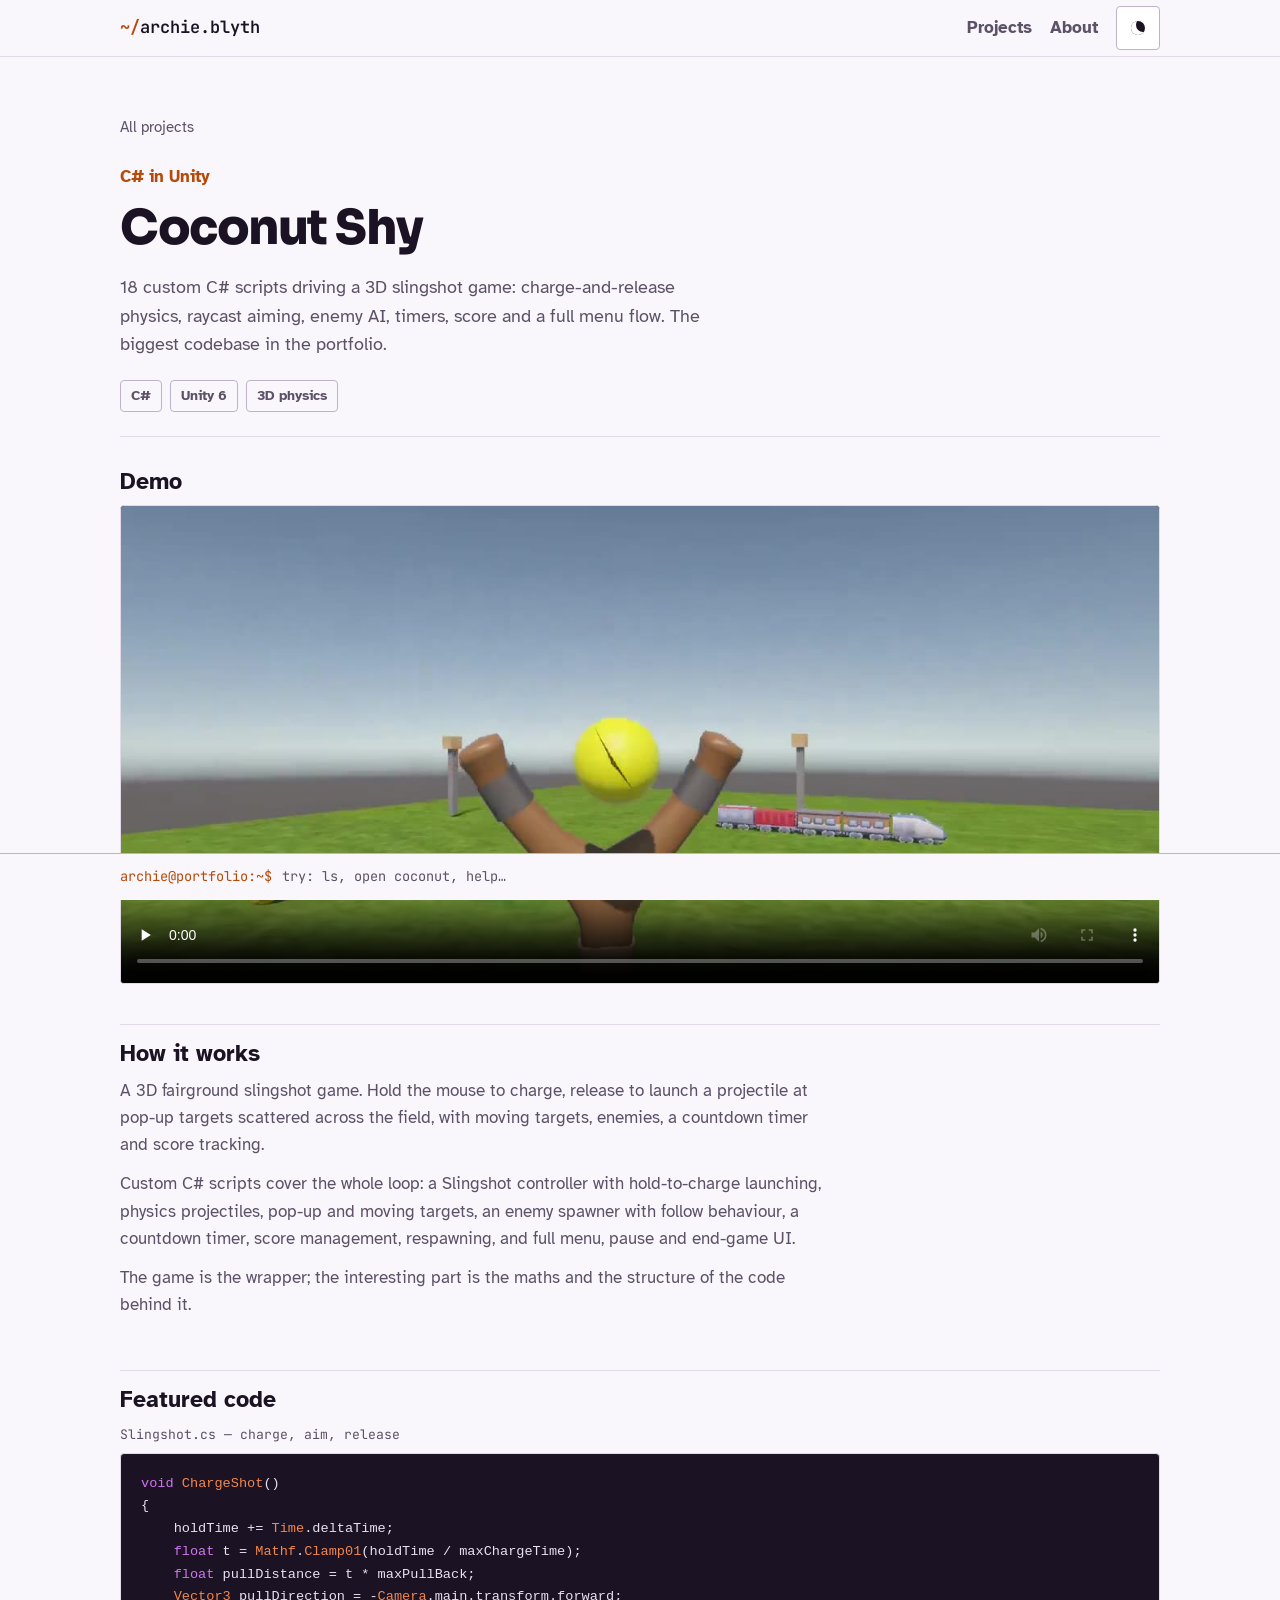
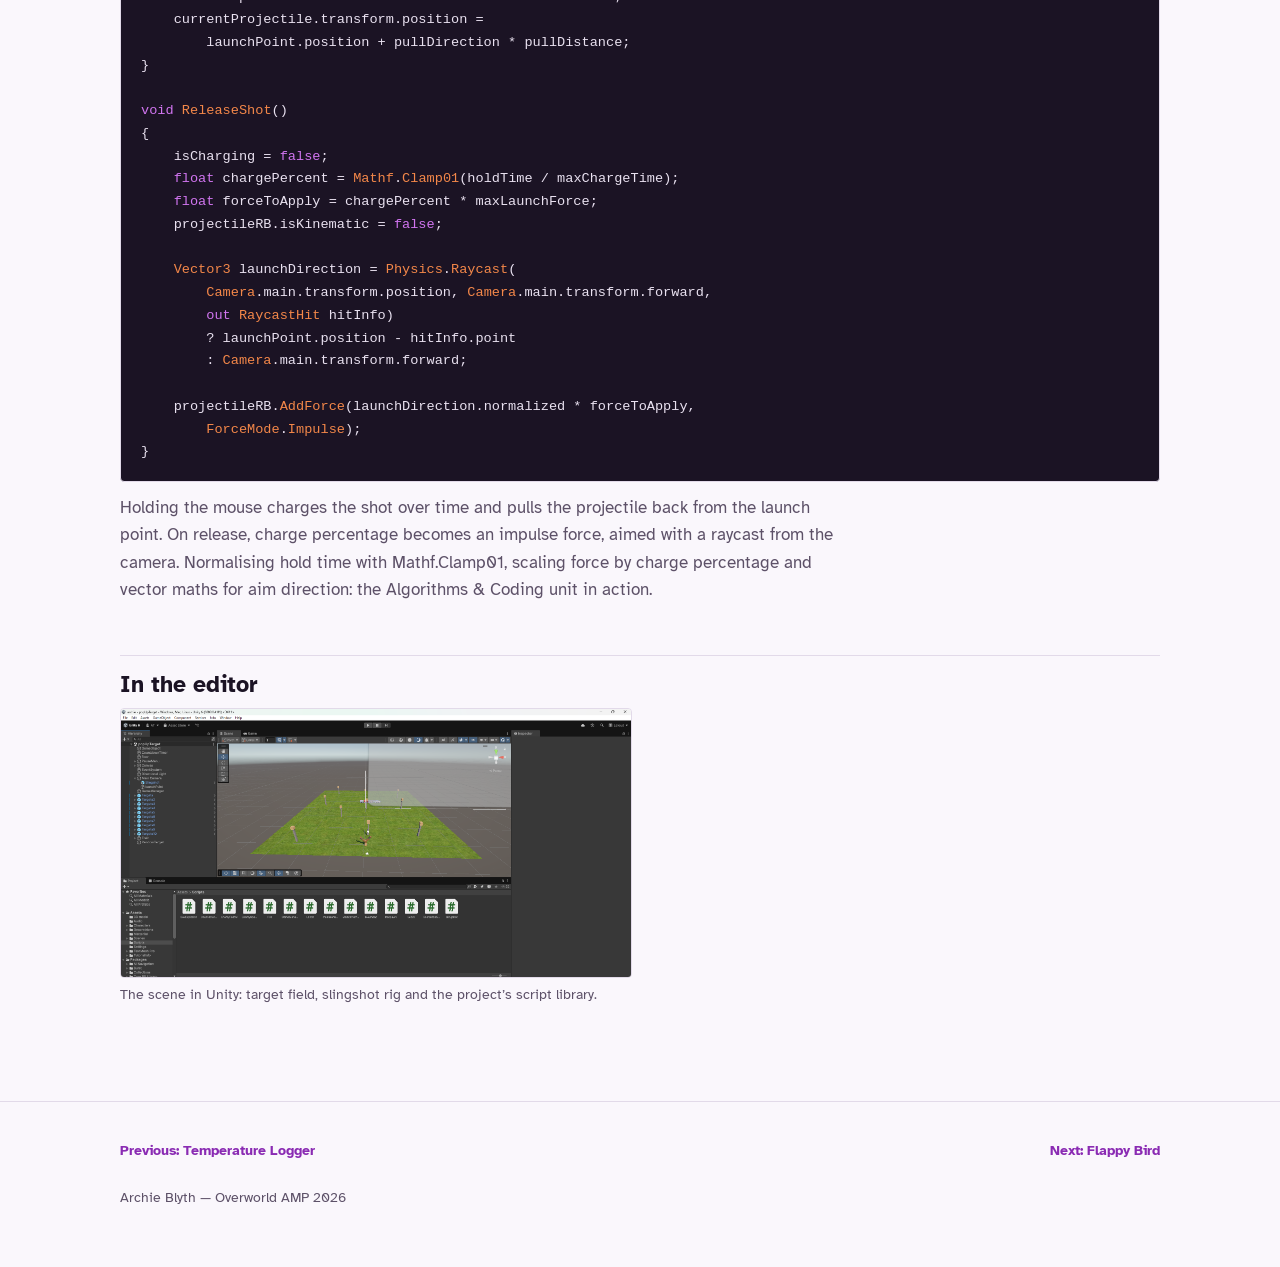
<file: projects/coconut-shy.html>
<!DOCTYPE html>
<html lang="en">
<head>
<meta charset="UTF-8">
<meta name="viewport" content="width=device-width, initial-scale=1.0">
<title>Coconut Shy — Archie Blyth</title>
<meta name="description" content="18 custom C# scripts driving a 3D slingshot game: charge-and-release physics, raycast aiming, enemy AI, timers, score and a full menu flow. The biggest codebase in the portfolio.">
<meta property="og:title" content="Coconut Shy — Archie Blyth">
<meta property="og:description" content="18 custom C# scripts driving a 3D slingshot game: charge-and-release physics, raycast aiming, enemy AI, timers, score and a full menu flow. The biggest codebase in the portfolio.">
<meta name="theme-color" content="#0c0911" media="(prefers-color-scheme: dark)">
<meta name="theme-color" content="#faf7fc" media="(prefers-color-scheme: light)">
<link rel="icon" href="data:image/svg+xml,&lt;svg xmlns=&quot;http://www.w3.org/2000/svg&quot; viewBox=&quot;0 0 32 32&quot;&gt;&lt;rect width=&quot;32&quot; height=&quot;32&quot; rx=&quot;6&quot; fill=&quot;#0c0911&quot;/&gt;&lt;path d=&quot;M9 11 4 16l5 5M23 11l5 5-5 5M19 8l-6 16&quot; fill=&quot;none&quot; stroke=&quot;#cb63ee&quot; stroke-width=&quot;2.6&quot; stroke-linecap=&quot;round&quot; stroke-linejoin=&quot;round&quot;/&gt;&lt;/svg&gt;">
<link rel="preconnect" href="https://fonts.googleapis.com">
<link rel="preconnect" href="https://fonts.gstatic.com" crossorigin>
<link href="https://fonts.googleapis.com/css2?family=Atkinson+Hyperlegible:wght@400;700&family=Sora:wght@700;800&family=JetBrains+Mono:wght@400;600&display=swap" rel="stylesheet">
<link rel="stylesheet" href="../style.css">
<script>try{var t=localStorage.getItem("archie-theme");if(t)document.documentElement.setAttribute("data-theme",t);}catch(e){}</script>
</head>
<body>
<a class="skip" href="#main">Skip to content</a>
<nav class="nav" aria-label="Site">
  <span class="progress" aria-hidden="true"></span>
  <div class="wrap">
    <a class="brand" href="../index.html">archie.blyth</a>
    <div class="nav-links">
      <a href="../index.html#projects">Projects</a>
      <a href="../index.html#about">About</a>
      <button class="theme" type="button" aria-label="Switch between light and dark theme" title="Light / dark">
        <span class="theme-sun" aria-hidden="true"></span><span class="theme-moon" aria-hidden="true"></span>
      </button>
    </div>
  </div>
</nav>

<main id="main" class="wrap">
  <header class="proj-head">
    <a class="back" href="../index.html#projects">All projects</a>
    <p class="proj-group">C# in Unity</p>
    <h1>Coconut Shy</h1>
    <p class="lead">18 custom C# scripts driving a 3D slingshot game: charge-and-release physics, raycast aiming, enemy AI, timers, score and a full menu flow. The biggest codebase in the portfolio.</p>
    <div class="chips"><span class='chip'>C#</span><span class='chip'>Unity 6</span><span class='chip'>3D physics</span></div>
  </header>

  <section>
    <h2>Demo</h2>
    <video class="media" src="../assets/coconutshy-gameplay-web.mp4" poster="../assets/coconutshy-gameplay-web-poster.jpg" controls preload="none" playsinline></video>
  </section>
  <section>
    <h2>How it works</h2><p>A 3D fairground slingshot game. Hold the mouse to charge, release to launch a projectile at pop-up targets scattered across the field, with moving targets, enemies, a countdown timer and score tracking.</p><p>Custom C# scripts cover the whole loop: a Slingshot controller with hold-to-charge launching, physics projectiles, pop-up and moving targets, an enemy spawner with follow behaviour, a countdown timer, score management, respawning, and full menu, pause and end-game UI.</p><p>The game is the wrapper; the interesting part is the maths and the structure of the code behind it.</p></section>
  <section>
    <h2>Featured code</h2>
    <figure class="codefig">
      <figcaption>Slingshot.cs — charge, aim, release</figcaption>
      <pre class="code" tabindex="0"><code><span class="kw">void</span> <span class="ty">ChargeShot</span>()
{
    holdTime += <span class="ty">Time</span>.deltaTime;
    <span class="kw">float</span> t = <span class="ty">Mathf</span>.<span class="ty">Clamp01</span>(holdTime / maxChargeTime);
    <span class="kw">float</span> pullDistance = t * maxPullBack;
    <span class="ty">Vector3</span> pullDirection = -<span class="ty">Camera</span>.main.transform.forward;
    currentProjectile.transform.position =
        launchPoint.position + pullDirection * pullDistance;
}

<span class="kw">void</span> <span class="ty">ReleaseShot</span>()
{
    isCharging = <span class="kw">false</span>;
    <span class="kw">float</span> chargePercent = <span class="ty">Mathf</span>.<span class="ty">Clamp01</span>(holdTime / maxChargeTime);
    <span class="kw">float</span> forceToApply = chargePercent * maxLaunchForce;
    projectileRB.isKinematic = <span class="kw">false</span>;

    <span class="ty">Vector3</span> launchDirection = <span class="ty">Physics</span>.<span class="ty">Raycast</span>(
        <span class="ty">Camera</span>.main.transform.position, <span class="ty">Camera</span>.main.transform.forward,
        <span class="kw">out</span> <span class="ty">RaycastHit</span> hitInfo)
        ? launchPoint.position - hitInfo.point
        : <span class="ty">Camera</span>.main.transform.forward;

    projectileRB.<span class="ty">AddForce</span>(launchDirection.normalized * forceToApply,
        <span class="ty">ForceMode</span>.<span class="ty">Impulse</span>);
}</code></pre>
    </figure>
    <p>Holding the mouse charges the shot over time and pulls the projectile back from the launch point. On release, charge percentage becomes an impulse force, aimed with a raycast from the camera. Normalising hold time with Mathf.Clamp01, scaling force by charge percentage and vector maths for aim direction: the Algorithms &amp; Coding unit in action.</p>
  </section><section><h2>In the editor</h2><div class="media-grid"><figure><img class="media" src="../assets/coconutshy-editor.png" alt="The scene in Unity: target field, slingshot rig and the project’s script library." width="1917" height="1005" loading="lazy" decoding="async"><figcaption>The scene in Unity: target field, slingshot rig and the project’s script library.</figcaption></figure></div></section></main>
<div class="cli" aria-label="Command line">
  <div class="wrap">
    <span class="prompt">archie@portfolio:~$</span>
    <input id="cmd" type="text" placeholder="try: ls, open coconut, help…" autocomplete="off" spellcheck="false" aria-label="Command">
    <span class="reply" id="reply"></span>
  </div>
</div>
<footer class="foot">
  <div class="wrap">
    <nav class="pager" aria-label="Project navigation"><a href="../projects/temperature-logger.html" rel="prev">Previous: Temperature Logger</a><a href="../projects/flappy-bird.html" rel="next">Next: Flappy Bird</a></nav>
    <p>Archie Blyth — Overworld AMP 2026</p>
  </div>
</footer>
<script>
(function(){
  var b=document.querySelector('.theme'); if(!b) return;
  function cur(){ var a=document.documentElement.getAttribute('data-theme'); if(a) return a;
    return window.matchMedia&&window.matchMedia('(prefers-color-scheme: light)').matches?'light':'dark'; }
  b.addEventListener('click',function(){ var n=cur()==='dark'?'light':'dark';
    document.documentElement.setAttribute('data-theme',n); try{localStorage.setItem('archie-theme',n);}catch(e){} });
})();
// --- intro (index only), hover previews, reading progress, command line ---
(function(){
  var reduce = window.matchMedia && window.matchMedia('(prefers-reduced-motion: reduce)').matches;
  var boot = document.getElementById('boot'), site = document.getElementById('site');
  if (boot) {
    var editor = document.getElementById('editor'), out = document.getElementById('out'), run = document.getElementById('run'), status = document.getElementById('status');
    var FILES = {}; document.querySelectorAll('.ide-file').forEach(function(f){ FILES[f.getAttribute('data-key')] = f.textContent; });
    var BUILD = JSON.parse(document.getElementById('build-log').textContent);
    var timers = []; function clearTimers(){ timers.forEach(clearTimeout); timers = []; }
    function render(key, animate){
      clearTimers();
      var lines = FILES[key].split('\n');
      editor.innerHTML = lines.map(function(l,i){ return '<div class="ln"><span>'+(i+1)+'</span><span>'+(l||'&nbsp;')+'</span></div>'; }).join('') + '<div class="ln"><span></span><span><span class="caret"></span></span></div>';
      var els = editor.querySelectorAll('.ln');
      if (animate && !reduce) {
        editor.classList.add('typing');
        els.forEach(function(l,i){ timers.push(setTimeout(function(){ l.classList.add('show'); }, 200 + i*55)); });
        timers.push(setTimeout(function(){ editor.classList.remove('typing'); run.disabled = false; run.classList.add('ready'); status.textContent = 'ready'; }, 200 + els.length*55 + 120));
      } else { editor.classList.remove('typing'); run.disabled = false; status.textContent = 'ready'; }
    }
    document.querySelectorAll('.tab').forEach(function(t){ t.addEventListener('click', function(){
      document.querySelectorAll('.tab').forEach(function(x){ x.setAttribute('aria-selected','false'); }); t.setAttribute('aria-selected','true'); render(t.getAttribute('data-tab'), false); }); });
    var launched = false;
    function launch(){ boot.classList.add('leaving'); site.classList.add('on'); document.body.classList.add('ran'); try{localStorage.setItem('archie-intro-seen','1');}catch(e){} setTimeout(function(){ boot.classList.add('gone'); }, reduce ? 0 : 900); }
    function doRun(){
      if (launched || run.disabled) return; launched = true; run.disabled = true; status.textContent = 'building'; out.innerHTML = '';
      var delay = 0, step = reduce ? 0 : 130;
      BUILD.forEach(function(b){ var el = document.createElement('span'); el.className = 'line ' + b[0]; el.textContent = b[1]; out.appendChild(el); out.appendChild(document.createTextNode('\n')); delay += step; setTimeout(function(){ el.classList.add('show'); }, delay); });
      setTimeout(function(){ status.textContent = 'running'; launch(); }, delay + (reduce ? 0 : 350));
    }
    run.addEventListener('click', doRun);
    document.getElementById('skip').addEventListener('click', function(){ clearTimers(); launch(); });
    document.addEventListener('keydown', function(e){ if (e.key === 'Enter' && !boot.classList.contains('gone') && document.activeElement.id !== 'cmd') doRun(); });
    var seen = false; try { seen = localStorage.getItem('archie-intro-seen') === '1'; } catch(e){}
    if (/[?&#]intro/.test(location.search + location.hash)) { seen = false; }
    if (seen || reduce) { boot.classList.add('gone'); site.classList.add('on'); document.body.classList.add('ran'); } else { render('main', true); }
    var rp = document.getElementById('replay'); if (rp) rp.addEventListener('click', function(){ try{localStorage.removeItem('archie-intro-seen');}catch(e){} location.reload(); });
  } else if (site) { site.classList.add('on'); }
  // command line
  var cmd = document.getElementById('cmd'), reply = document.getElementById('reply');
  if (cmd) {
    var root = location.pathname.indexOf('/projects/') > -1 ? '../' : '';
    var MODS = {"resell-logger":"Resell Logger","temperature-logger":"Temperature Logger","coconut-shy":"Coconut Shy","flappy-bird":"Flappy Bird","dartboard":"Dartboard — game-ready asset","ableton-automation":"Automation in Ableton"};
    cmd.addEventListener('keydown', function(e){
      if (e.key !== 'Enter') return; var v = cmd.value.trim().toLowerCase(); cmd.value = ''; if (!v) return;
      if (v === 'help') reply.textContent = 'ls · open <project> · replay · home · about · theme light|dark · clear';
      else if (v === 'replay' || v === 'intro' || v === 'run' || v === 'reboot') { reply.textContent = 'rebooting…'; try{localStorage.removeItem('archie-intro-seen');}catch(e){} location.href = root + 'index.html?intro'; }
      else if (v === 'ls') reply.textContent = Object.keys(MODS).join('  ');
      else if (v === 'home') location.href = root + 'index.html';
      else if (v === 'about') location.href = root + 'index.html#about';
      else if (v === 'clear') reply.textContent = '';
      else if (v === 'theme light' || v === 'theme dark') { var n = v.split(' ')[1]; document.documentElement.setAttribute('data-theme', n); try{localStorage.setItem('archie-theme', n);}catch(e){} reply.textContent = 'theme → ' + n; }
      else if (v.indexOf('open ') === 0) { var q = v.slice(5).trim(); var hit = Object.keys(MODS).filter(function(k){ return k.indexOf(q) === 0 || k.indexOf(q.replace(/ +/g,'-')) > -1; })[0]; if (hit) { reply.textContent = 'opening ' + MODS[hit] + '…'; location.href = root + 'projects/' + hit + '.html'; } else reply.textContent = 'no such project: ' + q; }
      else if (v === 'sudo make me a sandwich') reply.textContent = 'okay.';
      else reply.textContent = v + ': command not found — try help';
    });
  }
  var fine = window.matchMedia && window.matchMedia('(hover: hover) and (pointer: fine)').matches;
  if (fine && !reduce) {
    document.querySelectorAll('.card-media').forEach(function(m){
      var v = m.querySelector('video'); if (!v) return;
      m.closest('.card').addEventListener('mouseenter', function(){ if (!v.src) v.src = v.getAttribute('data-src'); v.currentTime = 0; v.play().catch(function(){}); m.classList.add('playing'); });
      m.closest('.card').addEventListener('mouseleave', function(){ v.pause(); m.classList.remove('playing'); });
    });
  }
  var bar = document.querySelector('.progress');
  if (bar) {
    var tick = function(){ var h = document.documentElement; var max = h.scrollHeight - h.clientHeight; bar.style.transform = 'scaleX(' + (max > 0 ? h.scrollTop / max : 0) + ')'; };
    addEventListener('scroll', tick, {passive:true}); tick();
  }
})();
</script>
</body>
</html>
</file>
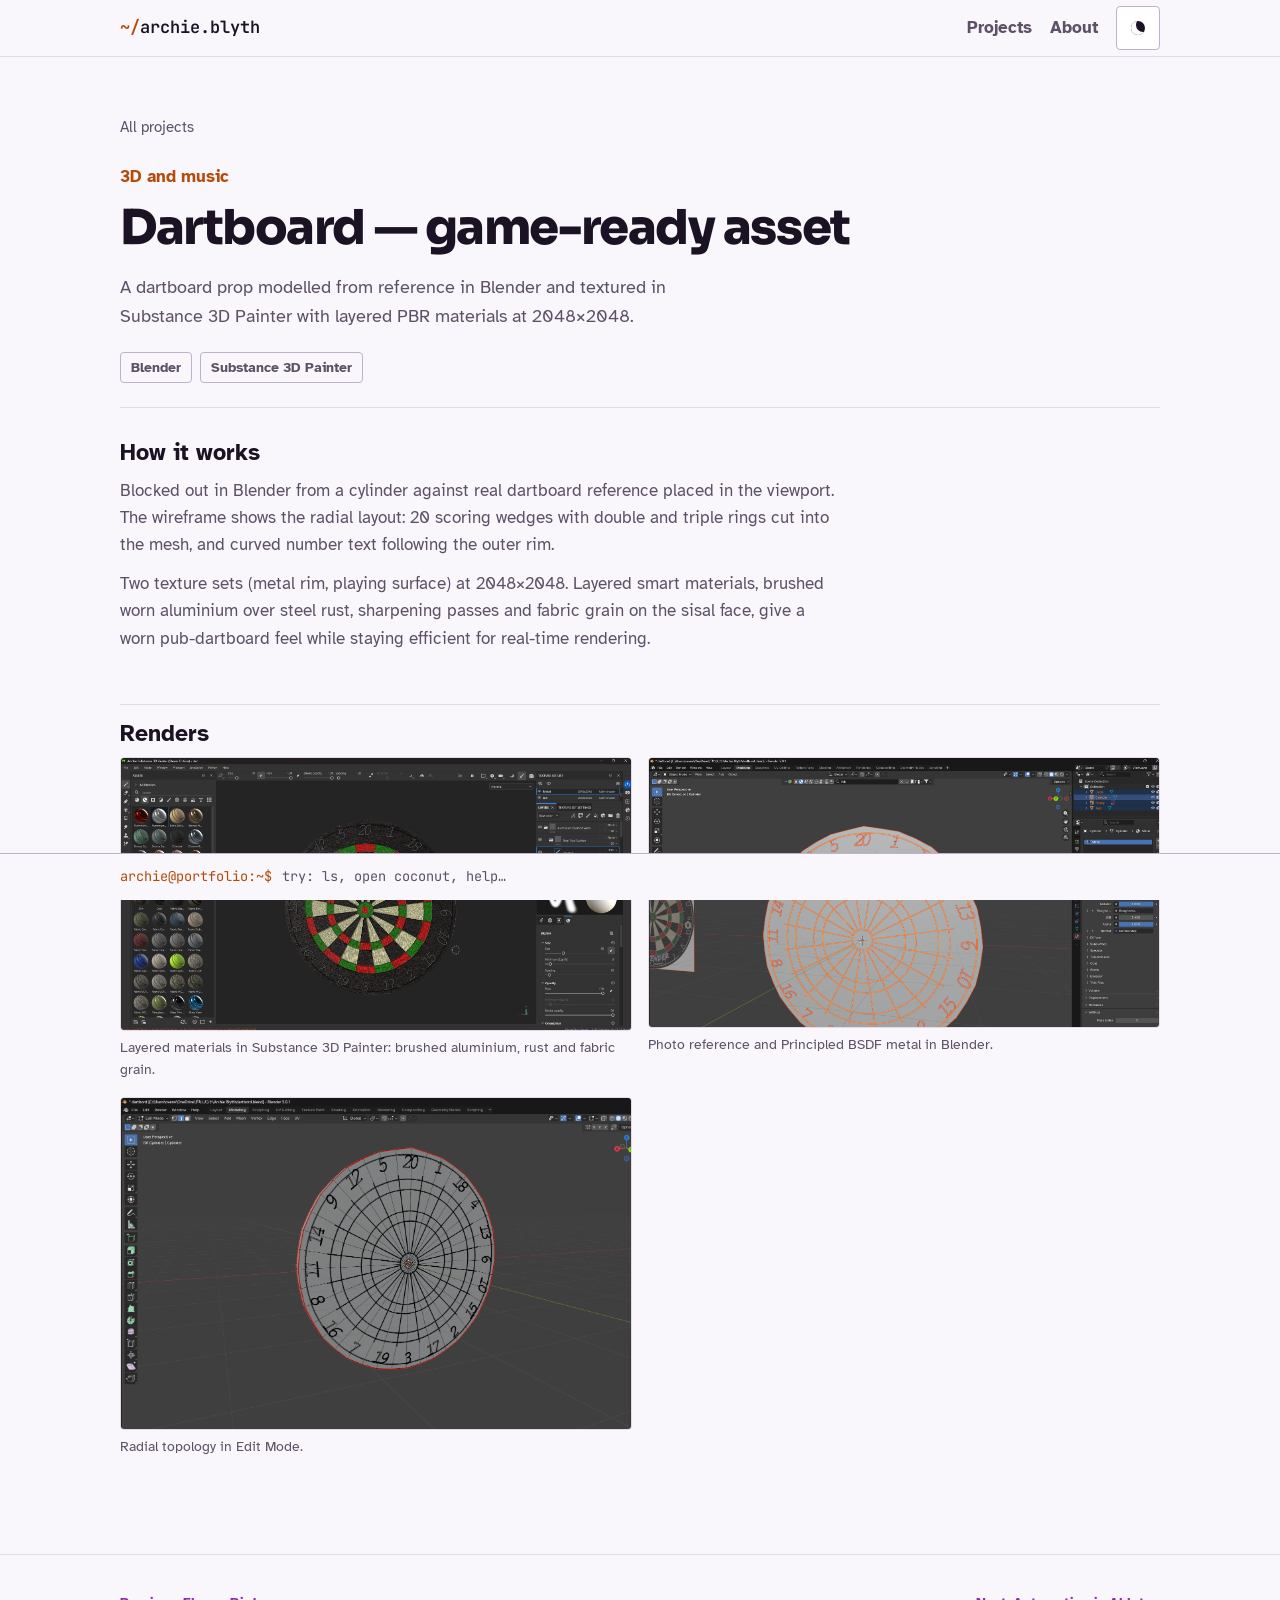
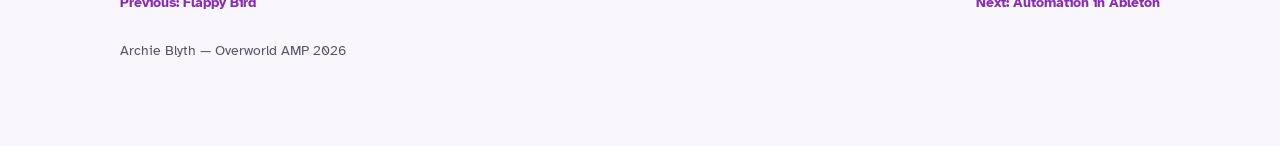
<file: projects/dartboard.html>
<!DOCTYPE html>
<html lang="en">
<head>
<meta charset="UTF-8">
<meta name="viewport" content="width=device-width, initial-scale=1.0">
<title>Dartboard — game-ready asset — Archie Blyth</title>
<meta name="description" content="A dartboard prop modelled from reference in Blender and textured in Substance 3D Painter with layered PBR materials at 2048×2048.">
<meta property="og:title" content="Dartboard — game-ready asset — Archie Blyth">
<meta property="og:description" content="A dartboard prop modelled from reference in Blender and textured in Substance 3D Painter with layered PBR materials at 2048×2048.">
<meta name="theme-color" content="#0c0911" media="(prefers-color-scheme: dark)">
<meta name="theme-color" content="#faf7fc" media="(prefers-color-scheme: light)">
<link rel="icon" href="data:image/svg+xml,&lt;svg xmlns=&quot;http://www.w3.org/2000/svg&quot; viewBox=&quot;0 0 32 32&quot;&gt;&lt;rect width=&quot;32&quot; height=&quot;32&quot; rx=&quot;6&quot; fill=&quot;#0c0911&quot;/&gt;&lt;path d=&quot;M9 11 4 16l5 5M23 11l5 5-5 5M19 8l-6 16&quot; fill=&quot;none&quot; stroke=&quot;#cb63ee&quot; stroke-width=&quot;2.6&quot; stroke-linecap=&quot;round&quot; stroke-linejoin=&quot;round&quot;/&gt;&lt;/svg&gt;">
<link rel="preconnect" href="https://fonts.googleapis.com">
<link rel="preconnect" href="https://fonts.gstatic.com" crossorigin>
<link href="https://fonts.googleapis.com/css2?family=Atkinson+Hyperlegible:wght@400;700&family=Sora:wght@700;800&family=JetBrains+Mono:wght@400;600&display=swap" rel="stylesheet">
<link rel="stylesheet" href="../style.css">
<script>try{var t=localStorage.getItem("archie-theme");if(t)document.documentElement.setAttribute("data-theme",t);}catch(e){}</script>
</head>
<body>
<a class="skip" href="#main">Skip to content</a>
<nav class="nav" aria-label="Site">
  <span class="progress" aria-hidden="true"></span>
  <div class="wrap">
    <a class="brand" href="../index.html">archie.blyth</a>
    <div class="nav-links">
      <a href="../index.html#projects">Projects</a>
      <a href="../index.html#about">About</a>
      <button class="theme" type="button" aria-label="Switch between light and dark theme" title="Light / dark">
        <span class="theme-sun" aria-hidden="true"></span><span class="theme-moon" aria-hidden="true"></span>
      </button>
    </div>
  </div>
</nav>

<main id="main" class="wrap">
  <header class="proj-head">
    <a class="back" href="../index.html#projects">All projects</a>
    <p class="proj-group">3D and music</p>
    <h1>Dartboard — game-ready asset</h1>
    <p class="lead">A dartboard prop modelled from reference in Blender and textured in Substance 3D Painter with layered PBR materials at 2048×2048.</p>
    <div class="chips"><span class='chip'>Blender</span><span class='chip'>Substance 3D Painter</span></div>
  </header>

  <section>
    <h2>How it works</h2><p>Blocked out in Blender from a cylinder against real dartboard reference placed in the viewport. The wireframe shows the radial layout: 20 scoring wedges with double and triple rings cut into the mesh, and curved number text following the outer rim.</p><p>Two texture sets (metal rim, playing surface) at 2048×2048. Layered smart materials, brushed worn aluminium over steel rust, sharpening passes and fabric grain on the sisal face, give a worn pub-dartboard feel while staying efficient for real-time rendering.</p></section><section><h2>Renders</h2><div class="media-grid"><figure><img class="media" src="../assets/dartboard-textured.png" alt="Layered materials in Substance 3D Painter: brushed aluminium, rust and fabric grain." width="1915" height="1022" loading="lazy" decoding="async"><figcaption>Layered materials in Substance 3D Painter: brushed aluminium, rust and fabric grain.</figcaption></figure><figure><img class="media" src="../assets/dartboard-blender-1.png" alt="Photo reference and Principled BSDF metal in Blender." width="1901" height="1002" loading="lazy" decoding="async"><figcaption>Photo reference and Principled BSDF metal in Blender.</figcaption></figure><figure><img class="media" src="../assets/dartboard-blender-2.png" alt="Radial topology in Edit Mode." width="1538" height="999" loading="lazy" decoding="async"><figcaption>Radial topology in Edit Mode.</figcaption></figure></div></section></main>
<div class="cli" aria-label="Command line">
  <div class="wrap">
    <span class="prompt">archie@portfolio:~$</span>
    <input id="cmd" type="text" placeholder="try: ls, open coconut, help…" autocomplete="off" spellcheck="false" aria-label="Command">
    <span class="reply" id="reply"></span>
  </div>
</div>
<footer class="foot">
  <div class="wrap">
    <nav class="pager" aria-label="Project navigation"><a href="../projects/flappy-bird.html" rel="prev">Previous: Flappy Bird</a><a href="../projects/ableton-automation.html" rel="next">Next: Automation in Ableton</a></nav>
    <p>Archie Blyth — Overworld AMP 2026</p>
  </div>
</footer>
<script>
(function(){
  var b=document.querySelector('.theme'); if(!b) return;
  function cur(){ var a=document.documentElement.getAttribute('data-theme'); if(a) return a;
    return window.matchMedia&&window.matchMedia('(prefers-color-scheme: light)').matches?'light':'dark'; }
  b.addEventListener('click',function(){ var n=cur()==='dark'?'light':'dark';
    document.documentElement.setAttribute('data-theme',n); try{localStorage.setItem('archie-theme',n);}catch(e){} });
})();
// --- intro (index only), hover previews, reading progress, command line ---
(function(){
  var reduce = window.matchMedia && window.matchMedia('(prefers-reduced-motion: reduce)').matches;
  var boot = document.getElementById('boot'), site = document.getElementById('site');
  if (boot) {
    var editor = document.getElementById('editor'), out = document.getElementById('out'), run = document.getElementById('run'), status = document.getElementById('status');
    var FILES = {}; document.querySelectorAll('.ide-file').forEach(function(f){ FILES[f.getAttribute('data-key')] = f.textContent; });
    var BUILD = JSON.parse(document.getElementById('build-log').textContent);
    var timers = []; function clearTimers(){ timers.forEach(clearTimeout); timers = []; }
    function render(key, animate){
      clearTimers();
      var lines = FILES[key].split('\n');
      editor.innerHTML = lines.map(function(l,i){ return '<div class="ln"><span>'+(i+1)+'</span><span>'+(l||'&nbsp;')+'</span></div>'; }).join('') + '<div class="ln"><span></span><span><span class="caret"></span></span></div>';
      var els = editor.querySelectorAll('.ln');
      if (animate && !reduce) {
        editor.classList.add('typing');
        els.forEach(function(l,i){ timers.push(setTimeout(function(){ l.classList.add('show'); }, 200 + i*55)); });
        timers.push(setTimeout(function(){ editor.classList.remove('typing'); run.disabled = false; run.classList.add('ready'); status.textContent = 'ready'; }, 200 + els.length*55 + 120));
      } else { editor.classList.remove('typing'); run.disabled = false; status.textContent = 'ready'; }
    }
    document.querySelectorAll('.tab').forEach(function(t){ t.addEventListener('click', function(){
      document.querySelectorAll('.tab').forEach(function(x){ x.setAttribute('aria-selected','false'); }); t.setAttribute('aria-selected','true'); render(t.getAttribute('data-tab'), false); }); });
    var launched = false;
    function launch(){ boot.classList.add('leaving'); site.classList.add('on'); document.body.classList.add('ran'); try{localStorage.setItem('archie-intro-seen','1');}catch(e){} setTimeout(function(){ boot.classList.add('gone'); }, reduce ? 0 : 900); }
    function doRun(){
      if (launched || run.disabled) return; launched = true; run.disabled = true; status.textContent = 'building'; out.innerHTML = '';
      var delay = 0, step = reduce ? 0 : 130;
      BUILD.forEach(function(b){ var el = document.createElement('span'); el.className = 'line ' + b[0]; el.textContent = b[1]; out.appendChild(el); out.appendChild(document.createTextNode('\n')); delay += step; setTimeout(function(){ el.classList.add('show'); }, delay); });
      setTimeout(function(){ status.textContent = 'running'; launch(); }, delay + (reduce ? 0 : 350));
    }
    run.addEventListener('click', doRun);
    document.getElementById('skip').addEventListener('click', function(){ clearTimers(); launch(); });
    document.addEventListener('keydown', function(e){ if (e.key === 'Enter' && !boot.classList.contains('gone') && document.activeElement.id !== 'cmd') doRun(); });
    var seen = false; try { seen = localStorage.getItem('archie-intro-seen') === '1'; } catch(e){}
    if (/[?&#]intro/.test(location.search + location.hash)) { seen = false; }
    if (seen || reduce) { boot.classList.add('gone'); site.classList.add('on'); document.body.classList.add('ran'); } else { render('main', true); }
    var rp = document.getElementById('replay'); if (rp) rp.addEventListener('click', function(){ try{localStorage.removeItem('archie-intro-seen');}catch(e){} location.reload(); });
  } else if (site) { site.classList.add('on'); }
  // command line
  var cmd = document.getElementById('cmd'), reply = document.getElementById('reply');
  if (cmd) {
    var root = location.pathname.indexOf('/projects/') > -1 ? '../' : '';
    var MODS = {"resell-logger":"Resell Logger","temperature-logger":"Temperature Logger","coconut-shy":"Coconut Shy","flappy-bird":"Flappy Bird","dartboard":"Dartboard — game-ready asset","ableton-automation":"Automation in Ableton"};
    cmd.addEventListener('keydown', function(e){
      if (e.key !== 'Enter') return; var v = cmd.value.trim().toLowerCase(); cmd.value = ''; if (!v) return;
      if (v === 'help') reply.textContent = 'ls · open <project> · replay · home · about · theme light|dark · clear';
      else if (v === 'replay' || v === 'intro' || v === 'run' || v === 'reboot') { reply.textContent = 'rebooting…'; try{localStorage.removeItem('archie-intro-seen');}catch(e){} location.href = root + 'index.html?intro'; }
      else if (v === 'ls') reply.textContent = Object.keys(MODS).join('  ');
      else if (v === 'home') location.href = root + 'index.html';
      else if (v === 'about') location.href = root + 'index.html#about';
      else if (v === 'clear') reply.textContent = '';
      else if (v === 'theme light' || v === 'theme dark') { var n = v.split(' ')[1]; document.documentElement.setAttribute('data-theme', n); try{localStorage.setItem('archie-theme', n);}catch(e){} reply.textContent = 'theme → ' + n; }
      else if (v.indexOf('open ') === 0) { var q = v.slice(5).trim(); var hit = Object.keys(MODS).filter(function(k){ return k.indexOf(q) === 0 || k.indexOf(q.replace(/ +/g,'-')) > -1; })[0]; if (hit) { reply.textContent = 'opening ' + MODS[hit] + '…'; location.href = root + 'projects/' + hit + '.html'; } else reply.textContent = 'no such project: ' + q; }
      else if (v === 'sudo make me a sandwich') reply.textContent = 'okay.';
      else reply.textContent = v + ': command not found — try help';
    });
  }
  var fine = window.matchMedia && window.matchMedia('(hover: hover) and (pointer: fine)').matches;
  if (fine && !reduce) {
    document.querySelectorAll('.card-media').forEach(function(m){
      var v = m.querySelector('video'); if (!v) return;
      m.closest('.card').addEventListener('mouseenter', function(){ if (!v.src) v.src = v.getAttribute('data-src'); v.currentTime = 0; v.play().catch(function(){}); m.classList.add('playing'); });
      m.closest('.card').addEventListener('mouseleave', function(){ v.pause(); m.classList.remove('playing'); });
    });
  }
  var bar = document.querySelector('.progress');
  if (bar) {
    var tick = function(){ var h = document.documentElement; var max = h.scrollHeight - h.clientHeight; bar.style.transform = 'scaleX(' + (max > 0 ? h.scrollTop / max : 0) + ')'; };
    addEventListener('scroll', tick, {passive:true}); tick();
  }
})();
</script>
</body>
</html>
</file>
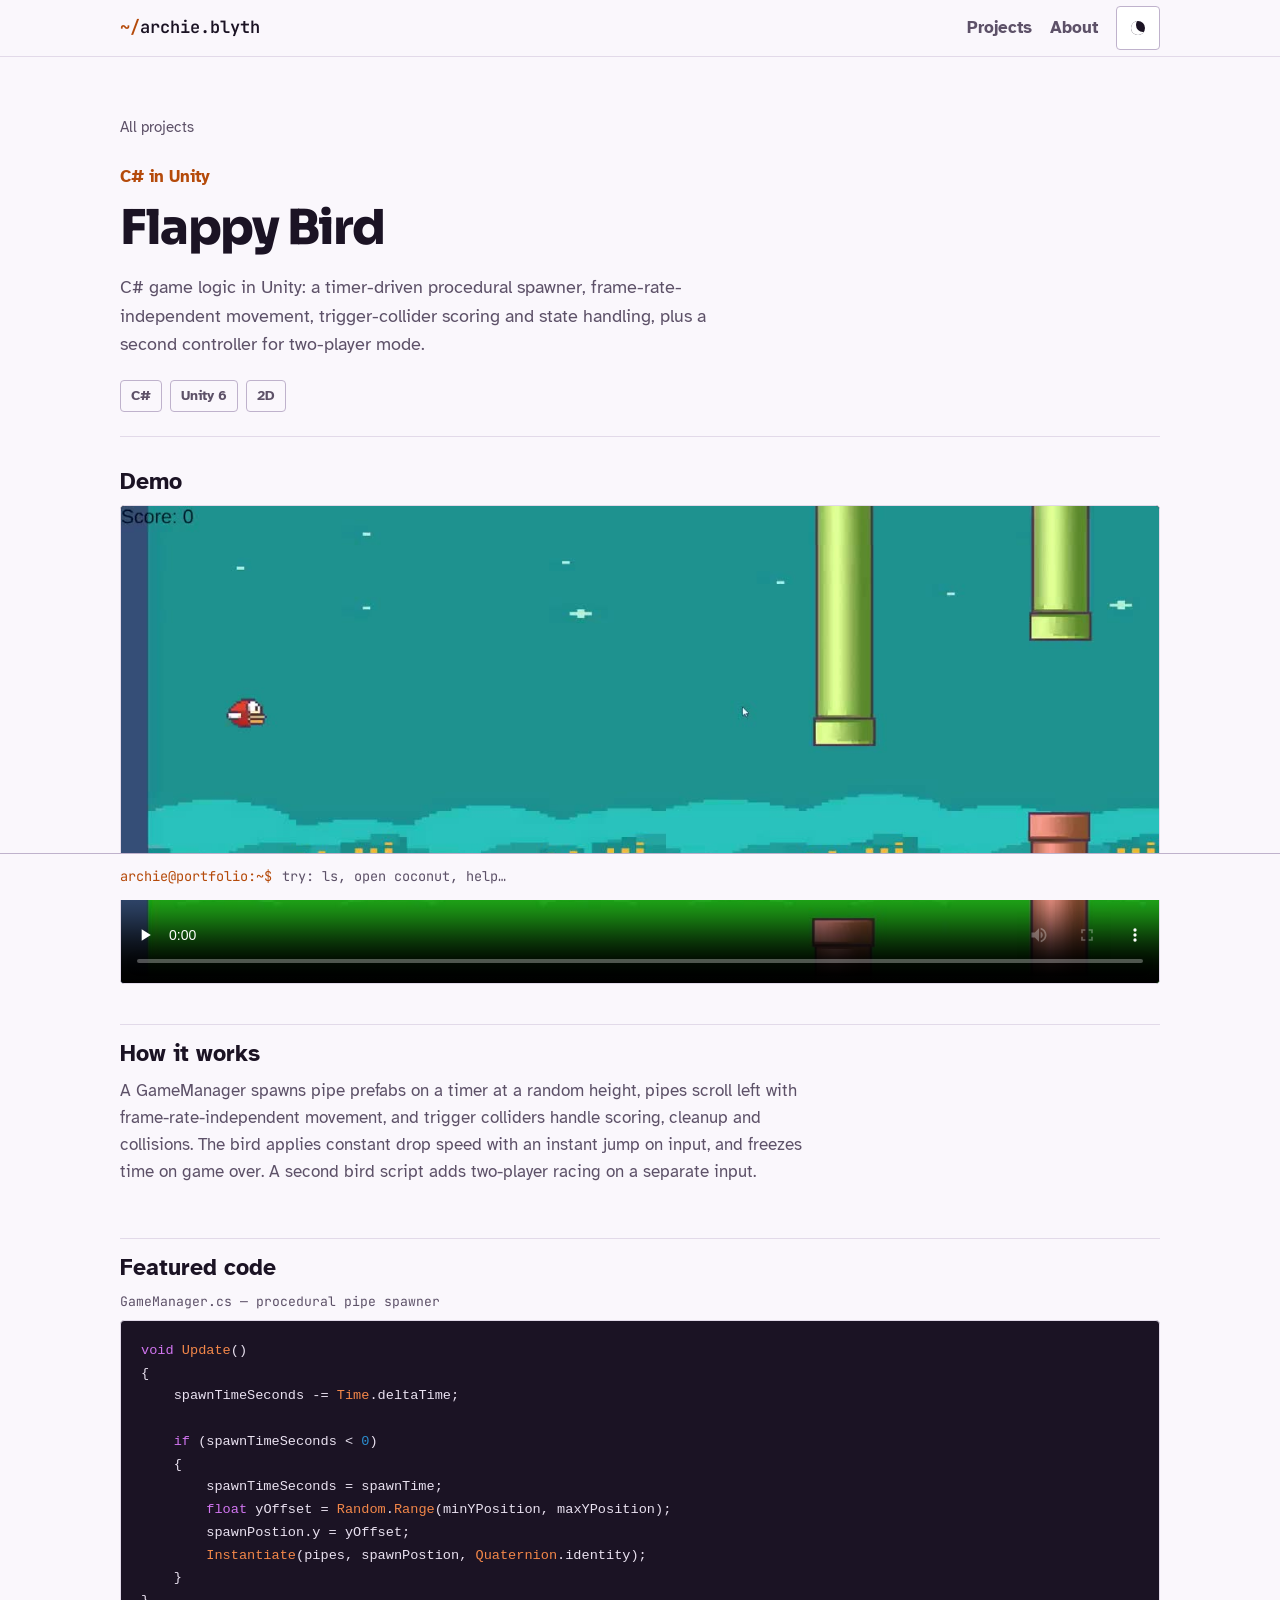
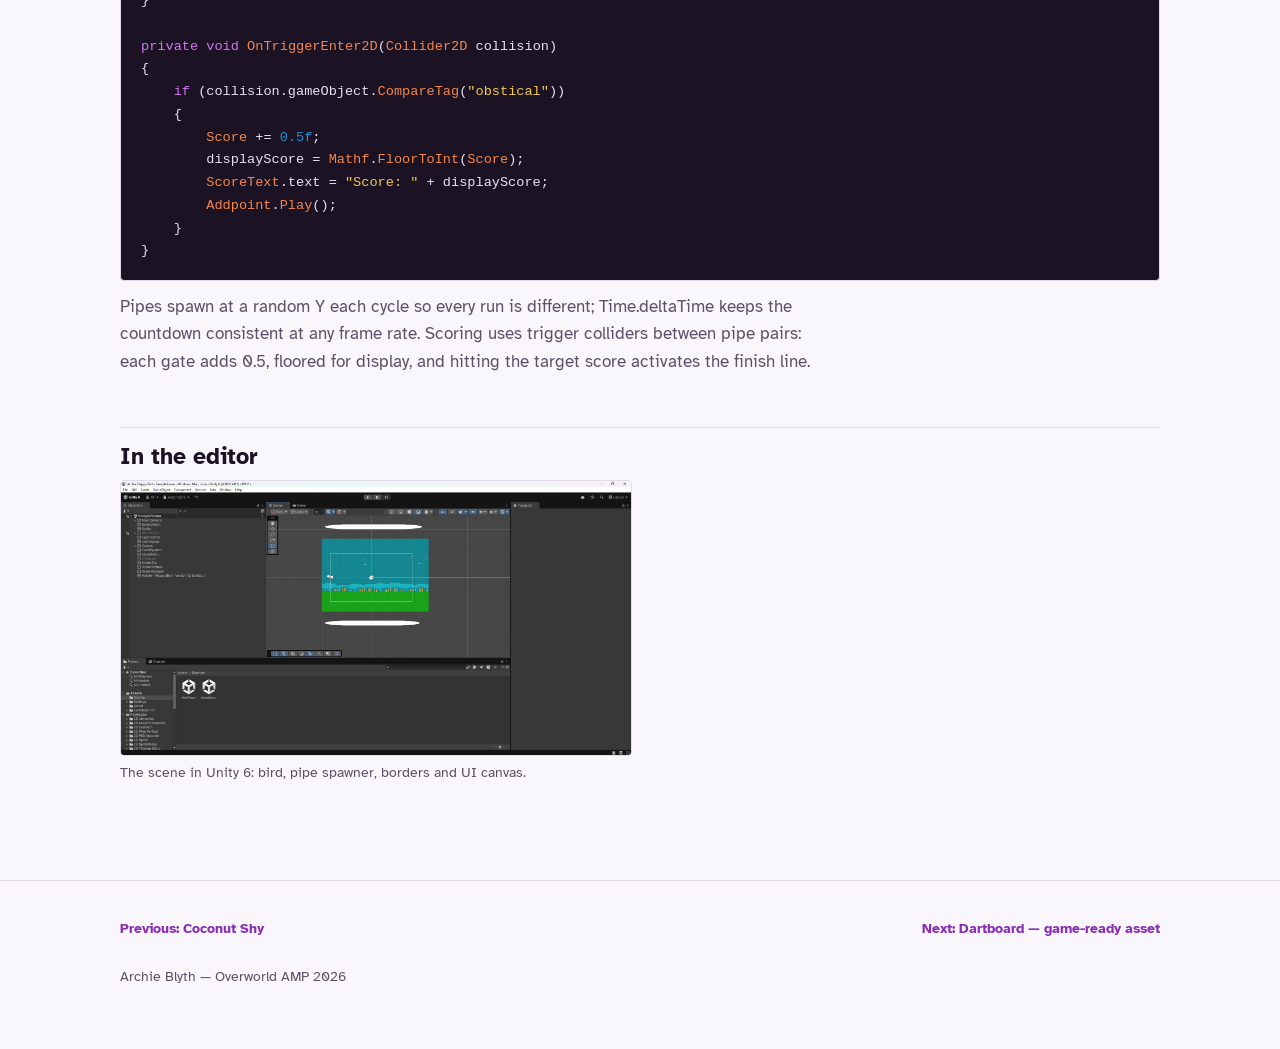
<file: projects/flappy-bird.html>
<!DOCTYPE html>
<html lang="en">
<head>
<meta charset="UTF-8">
<meta name="viewport" content="width=device-width, initial-scale=1.0">
<title>Flappy Bird — Archie Blyth</title>
<meta name="description" content="C# game logic in Unity: a timer-driven procedural spawner, frame-rate-independent movement, trigger-collider scoring and state handling, plus a second controller for two-player mode.">
<meta property="og:title" content="Flappy Bird — Archie Blyth">
<meta property="og:description" content="C# game logic in Unity: a timer-driven procedural spawner, frame-rate-independent movement, trigger-collider scoring and state handling, plus a second controller for two-player mode.">
<meta name="theme-color" content="#0c0911" media="(prefers-color-scheme: dark)">
<meta name="theme-color" content="#faf7fc" media="(prefers-color-scheme: light)">
<link rel="icon" href="data:image/svg+xml,&lt;svg xmlns=&quot;http://www.w3.org/2000/svg&quot; viewBox=&quot;0 0 32 32&quot;&gt;&lt;rect width=&quot;32&quot; height=&quot;32&quot; rx=&quot;6&quot; fill=&quot;#0c0911&quot;/&gt;&lt;path d=&quot;M9 11 4 16l5 5M23 11l5 5-5 5M19 8l-6 16&quot; fill=&quot;none&quot; stroke=&quot;#cb63ee&quot; stroke-width=&quot;2.6&quot; stroke-linecap=&quot;round&quot; stroke-linejoin=&quot;round&quot;/&gt;&lt;/svg&gt;">
<link rel="preconnect" href="https://fonts.googleapis.com">
<link rel="preconnect" href="https://fonts.gstatic.com" crossorigin>
<link href="https://fonts.googleapis.com/css2?family=Atkinson+Hyperlegible:wght@400;700&family=Sora:wght@700;800&family=JetBrains+Mono:wght@400;600&display=swap" rel="stylesheet">
<link rel="stylesheet" href="../style.css">
<script>try{var t=localStorage.getItem("archie-theme");if(t)document.documentElement.setAttribute("data-theme",t);}catch(e){}</script>
</head>
<body>
<a class="skip" href="#main">Skip to content</a>
<nav class="nav" aria-label="Site">
  <span class="progress" aria-hidden="true"></span>
  <div class="wrap">
    <a class="brand" href="../index.html">archie.blyth</a>
    <div class="nav-links">
      <a href="../index.html#projects">Projects</a>
      <a href="../index.html#about">About</a>
      <button class="theme" type="button" aria-label="Switch between light and dark theme" title="Light / dark">
        <span class="theme-sun" aria-hidden="true"></span><span class="theme-moon" aria-hidden="true"></span>
      </button>
    </div>
  </div>
</nav>

<main id="main" class="wrap">
  <header class="proj-head">
    <a class="back" href="../index.html#projects">All projects</a>
    <p class="proj-group">C# in Unity</p>
    <h1>Flappy Bird</h1>
    <p class="lead">C# game logic in Unity: a timer-driven procedural spawner, frame-rate-independent movement, trigger-collider scoring and state handling, plus a second controller for two-player mode.</p>
    <div class="chips"><span class='chip'>C#</span><span class='chip'>Unity 6</span><span class='chip'>2D</span></div>
  </header>

  <section>
    <h2>Demo</h2>
    <video class="media" src="../assets/flappybird-gameplay-web.mp4" poster="../assets/flappybird-gameplay-web-poster.jpg" controls preload="none" playsinline></video>
  </section>
  <section>
    <h2>How it works</h2><p>A GameManager spawns pipe prefabs on a timer at a random height, pipes scroll left with frame-rate-independent movement, and trigger colliders handle scoring, cleanup and collisions. The bird applies constant drop speed with an instant jump on input, and freezes time on game over. A second bird script adds two-player racing on a separate input.</p></section>
  <section>
    <h2>Featured code</h2>
    <figure class="codefig">
      <figcaption>GameManager.cs — procedural pipe spawner</figcaption>
      <pre class="code" tabindex="0"><code><span class="kw">void</span> <span class="ty">Update</span>()
{
    spawnTimeSeconds -= <span class="ty">Time</span>.deltaTime;

    <span class="kw">if</span> (spawnTimeSeconds &lt; <span class="nu">0</span>)
    {
        spawnTimeSeconds = spawnTime;
        <span class="kw">float</span> yOffset = <span class="ty">Random</span>.<span class="ty">Range</span>(minYPosition, maxYPosition);
        spawnPostion.y = yOffset;
        <span class="ty">Instantiate</span>(pipes, spawnPostion, <span class="ty">Quaternion</span>.identity);
    }
}

<span class="kw">private</span> <span class="kw">void</span> <span class="ty">OnTriggerEnter2D</span>(<span class="ty">Collider2D</span> collision)
{
    <span class="kw">if</span> (collision.gameObject.<span class="ty">CompareTag</span>(<span class="st">&quot;obstical&quot;</span>))
    {
        <span class="ty">Score</span> += <span class="nu">0.5f</span>;
        displayScore = <span class="ty">Mathf</span>.<span class="ty">FloorToInt</span>(<span class="ty">Score</span>);
        <span class="ty">ScoreText</span>.text = <span class="st">&quot;Score: &quot;</span> + displayScore;
        <span class="ty">Addpoint</span>.<span class="ty">Play</span>();
    }
}</code></pre>
    </figure>
    <p>Pipes spawn at a random Y each cycle so every run is different; Time.deltaTime keeps the countdown consistent at any frame rate. Scoring uses trigger colliders between pipe pairs: each gate adds 0.5, floored for display, and hitting the target score activates the finish line.</p>
  </section><section><h2>In the editor</h2><div class="media-grid"><figure><img class="media" src="../assets/flappybird-editor.png" alt="The scene in Unity 6: bird, pipe spawner, borders and UI canvas." width="1918" height="1030" loading="lazy" decoding="async"><figcaption>The scene in Unity 6: bird, pipe spawner, borders and UI canvas.</figcaption></figure></div></section></main>
<div class="cli" aria-label="Command line">
  <div class="wrap">
    <span class="prompt">archie@portfolio:~$</span>
    <input id="cmd" type="text" placeholder="try: ls, open coconut, help…" autocomplete="off" spellcheck="false" aria-label="Command">
    <span class="reply" id="reply"></span>
  </div>
</div>
<footer class="foot">
  <div class="wrap">
    <nav class="pager" aria-label="Project navigation"><a href="../projects/coconut-shy.html" rel="prev">Previous: Coconut Shy</a><a href="../projects/dartboard.html" rel="next">Next: Dartboard — game-ready asset</a></nav>
    <p>Archie Blyth — Overworld AMP 2026</p>
  </div>
</footer>
<script>
(function(){
  var b=document.querySelector('.theme'); if(!b) return;
  function cur(){ var a=document.documentElement.getAttribute('data-theme'); if(a) return a;
    return window.matchMedia&&window.matchMedia('(prefers-color-scheme: light)').matches?'light':'dark'; }
  b.addEventListener('click',function(){ var n=cur()==='dark'?'light':'dark';
    document.documentElement.setAttribute('data-theme',n); try{localStorage.setItem('archie-theme',n);}catch(e){} });
})();
// --- intro (index only), hover previews, reading progress, command line ---
(function(){
  var reduce = window.matchMedia && window.matchMedia('(prefers-reduced-motion: reduce)').matches;
  var boot = document.getElementById('boot'), site = document.getElementById('site');
  if (boot) {
    var editor = document.getElementById('editor'), out = document.getElementById('out'), run = document.getElementById('run'), status = document.getElementById('status');
    var FILES = {}; document.querySelectorAll('.ide-file').forEach(function(f){ FILES[f.getAttribute('data-key')] = f.textContent; });
    var BUILD = JSON.parse(document.getElementById('build-log').textContent);
    var timers = []; function clearTimers(){ timers.forEach(clearTimeout); timers = []; }
    function render(key, animate){
      clearTimers();
      var lines = FILES[key].split('\n');
      editor.innerHTML = lines.map(function(l,i){ return '<div class="ln"><span>'+(i+1)+'</span><span>'+(l||'&nbsp;')+'</span></div>'; }).join('') + '<div class="ln"><span></span><span><span class="caret"></span></span></div>';
      var els = editor.querySelectorAll('.ln');
      if (animate && !reduce) {
        editor.classList.add('typing');
        els.forEach(function(l,i){ timers.push(setTimeout(function(){ l.classList.add('show'); }, 200 + i*55)); });
        timers.push(setTimeout(function(){ editor.classList.remove('typing'); run.disabled = false; run.classList.add('ready'); status.textContent = 'ready'; }, 200 + els.length*55 + 120));
      } else { editor.classList.remove('typing'); run.disabled = false; status.textContent = 'ready'; }
    }
    document.querySelectorAll('.tab').forEach(function(t){ t.addEventListener('click', function(){
      document.querySelectorAll('.tab').forEach(function(x){ x.setAttribute('aria-selected','false'); }); t.setAttribute('aria-selected','true'); render(t.getAttribute('data-tab'), false); }); });
    var launched = false;
    function launch(){ boot.classList.add('leaving'); site.classList.add('on'); document.body.classList.add('ran'); try{localStorage.setItem('archie-intro-seen','1');}catch(e){} setTimeout(function(){ boot.classList.add('gone'); }, reduce ? 0 : 900); }
    function doRun(){
      if (launched || run.disabled) return; launched = true; run.disabled = true; status.textContent = 'building'; out.innerHTML = '';
      var delay = 0, step = reduce ? 0 : 130;
      BUILD.forEach(function(b){ var el = document.createElement('span'); el.className = 'line ' + b[0]; el.textContent = b[1]; out.appendChild(el); out.appendChild(document.createTextNode('\n')); delay += step; setTimeout(function(){ el.classList.add('show'); }, delay); });
      setTimeout(function(){ status.textContent = 'running'; launch(); }, delay + (reduce ? 0 : 350));
    }
    run.addEventListener('click', doRun);
    document.getElementById('skip').addEventListener('click', function(){ clearTimers(); launch(); });
    document.addEventListener('keydown', function(e){ if (e.key === 'Enter' && !boot.classList.contains('gone') && document.activeElement.id !== 'cmd') doRun(); });
    var seen = false; try { seen = localStorage.getItem('archie-intro-seen') === '1'; } catch(e){}
    if (/[?&#]intro/.test(location.search + location.hash)) { seen = false; }
    if (seen || reduce) { boot.classList.add('gone'); site.classList.add('on'); document.body.classList.add('ran'); } else { render('main', true); }
    var rp = document.getElementById('replay'); if (rp) rp.addEventListener('click', function(){ try{localStorage.removeItem('archie-intro-seen');}catch(e){} location.reload(); });
  } else if (site) { site.classList.add('on'); }
  // command line
  var cmd = document.getElementById('cmd'), reply = document.getElementById('reply');
  if (cmd) {
    var root = location.pathname.indexOf('/projects/') > -1 ? '../' : '';
    var MODS = {"resell-logger":"Resell Logger","temperature-logger":"Temperature Logger","coconut-shy":"Coconut Shy","flappy-bird":"Flappy Bird","dartboard":"Dartboard — game-ready asset","ableton-automation":"Automation in Ableton"};
    cmd.addEventListener('keydown', function(e){
      if (e.key !== 'Enter') return; var v = cmd.value.trim().toLowerCase(); cmd.value = ''; if (!v) return;
      if (v === 'help') reply.textContent = 'ls · open <project> · replay · home · about · theme light|dark · clear';
      else if (v === 'replay' || v === 'intro' || v === 'run' || v === 'reboot') { reply.textContent = 'rebooting…'; try{localStorage.removeItem('archie-intro-seen');}catch(e){} location.href = root + 'index.html?intro'; }
      else if (v === 'ls') reply.textContent = Object.keys(MODS).join('  ');
      else if (v === 'home') location.href = root + 'index.html';
      else if (v === 'about') location.href = root + 'index.html#about';
      else if (v === 'clear') reply.textContent = '';
      else if (v === 'theme light' || v === 'theme dark') { var n = v.split(' ')[1]; document.documentElement.setAttribute('data-theme', n); try{localStorage.setItem('archie-theme', n);}catch(e){} reply.textContent = 'theme → ' + n; }
      else if (v.indexOf('open ') === 0) { var q = v.slice(5).trim(); var hit = Object.keys(MODS).filter(function(k){ return k.indexOf(q) === 0 || k.indexOf(q.replace(/ +/g,'-')) > -1; })[0]; if (hit) { reply.textContent = 'opening ' + MODS[hit] + '…'; location.href = root + 'projects/' + hit + '.html'; } else reply.textContent = 'no such project: ' + q; }
      else if (v === 'sudo make me a sandwich') reply.textContent = 'okay.';
      else reply.textContent = v + ': command not found — try help';
    });
  }
  var fine = window.matchMedia && window.matchMedia('(hover: hover) and (pointer: fine)').matches;
  if (fine && !reduce) {
    document.querySelectorAll('.card-media').forEach(function(m){
      var v = m.querySelector('video'); if (!v) return;
      m.closest('.card').addEventListener('mouseenter', function(){ if (!v.src) v.src = v.getAttribute('data-src'); v.currentTime = 0; v.play().catch(function(){}); m.classList.add('playing'); });
      m.closest('.card').addEventListener('mouseleave', function(){ v.pause(); m.classList.remove('playing'); });
    });
  }
  var bar = document.querySelector('.progress');
  if (bar) {
    var tick = function(){ var h = document.documentElement; var max = h.scrollHeight - h.clientHeight; bar.style.transform = 'scaleX(' + (max > 0 ? h.scrollTop / max : 0) + ')'; };
    addEventListener('scroll', tick, {passive:true}); tick();
  }
})();
</script>
</body>
</html>
</file>
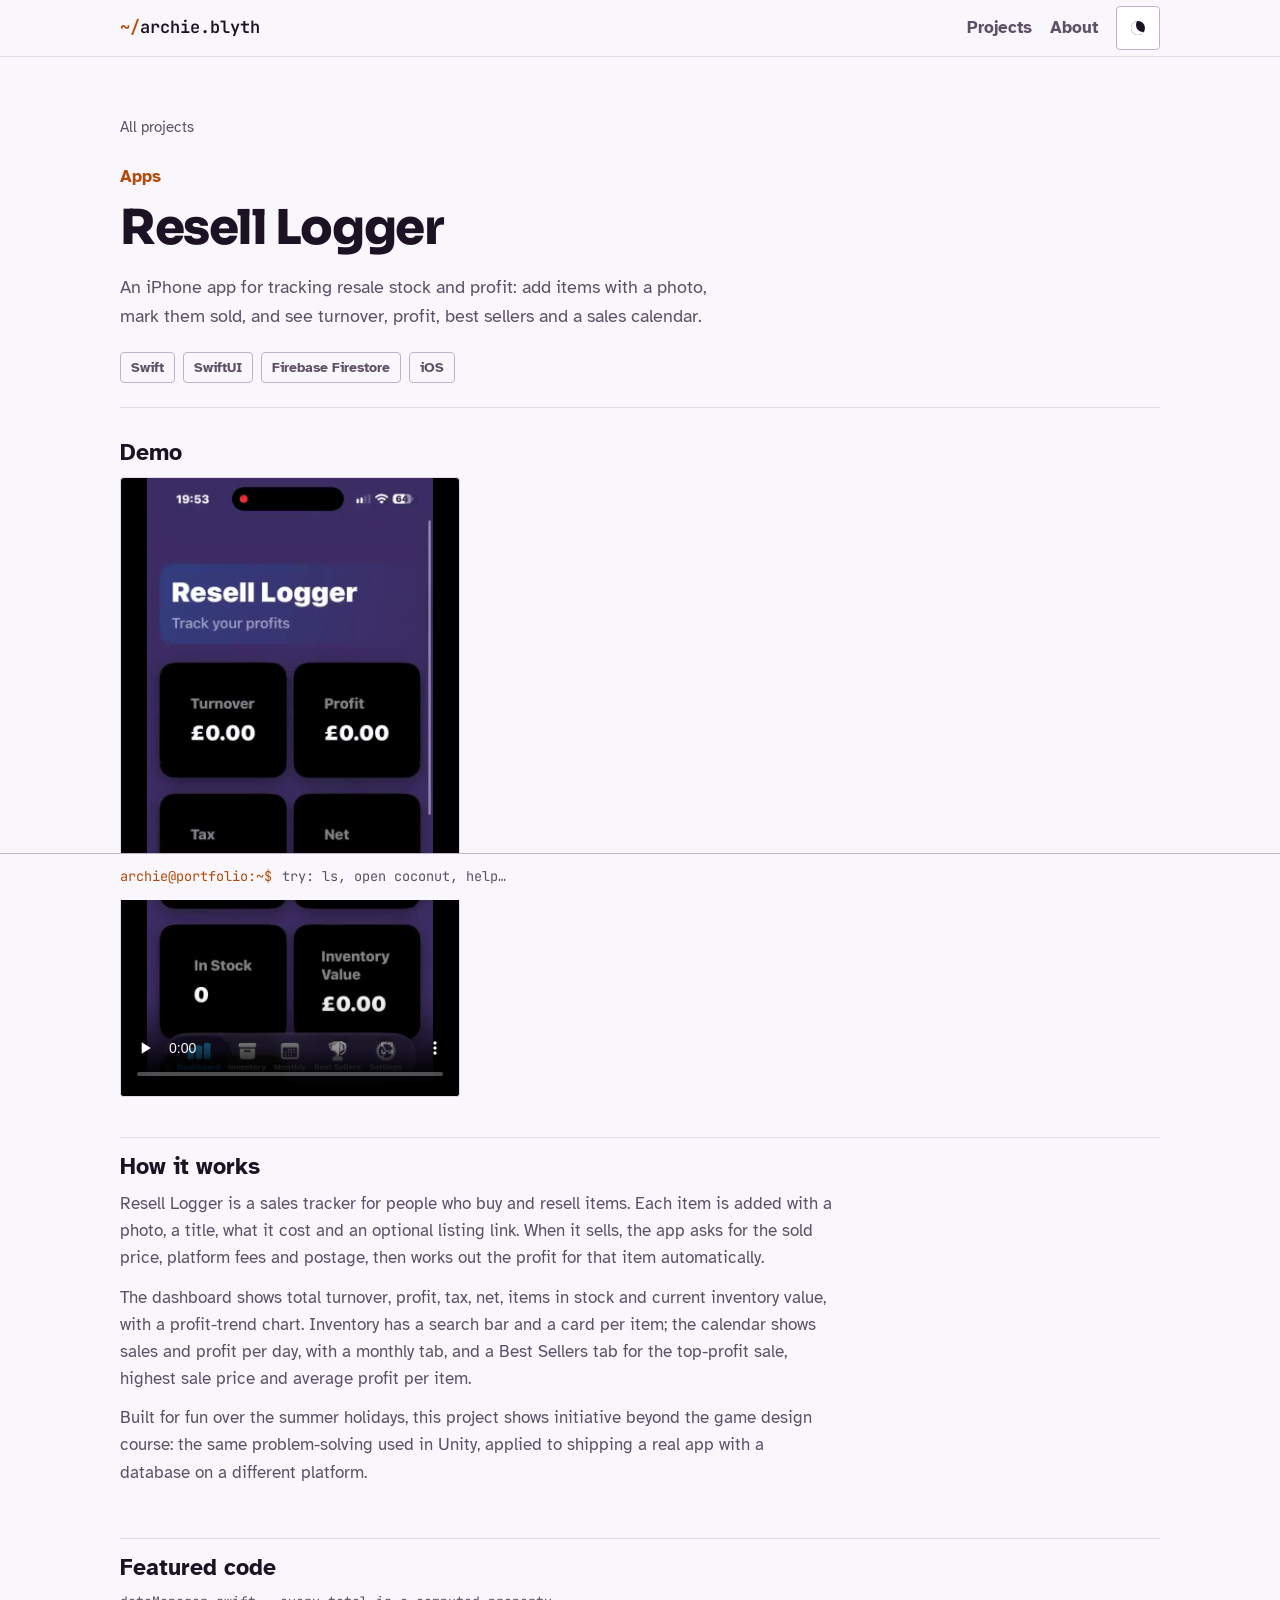
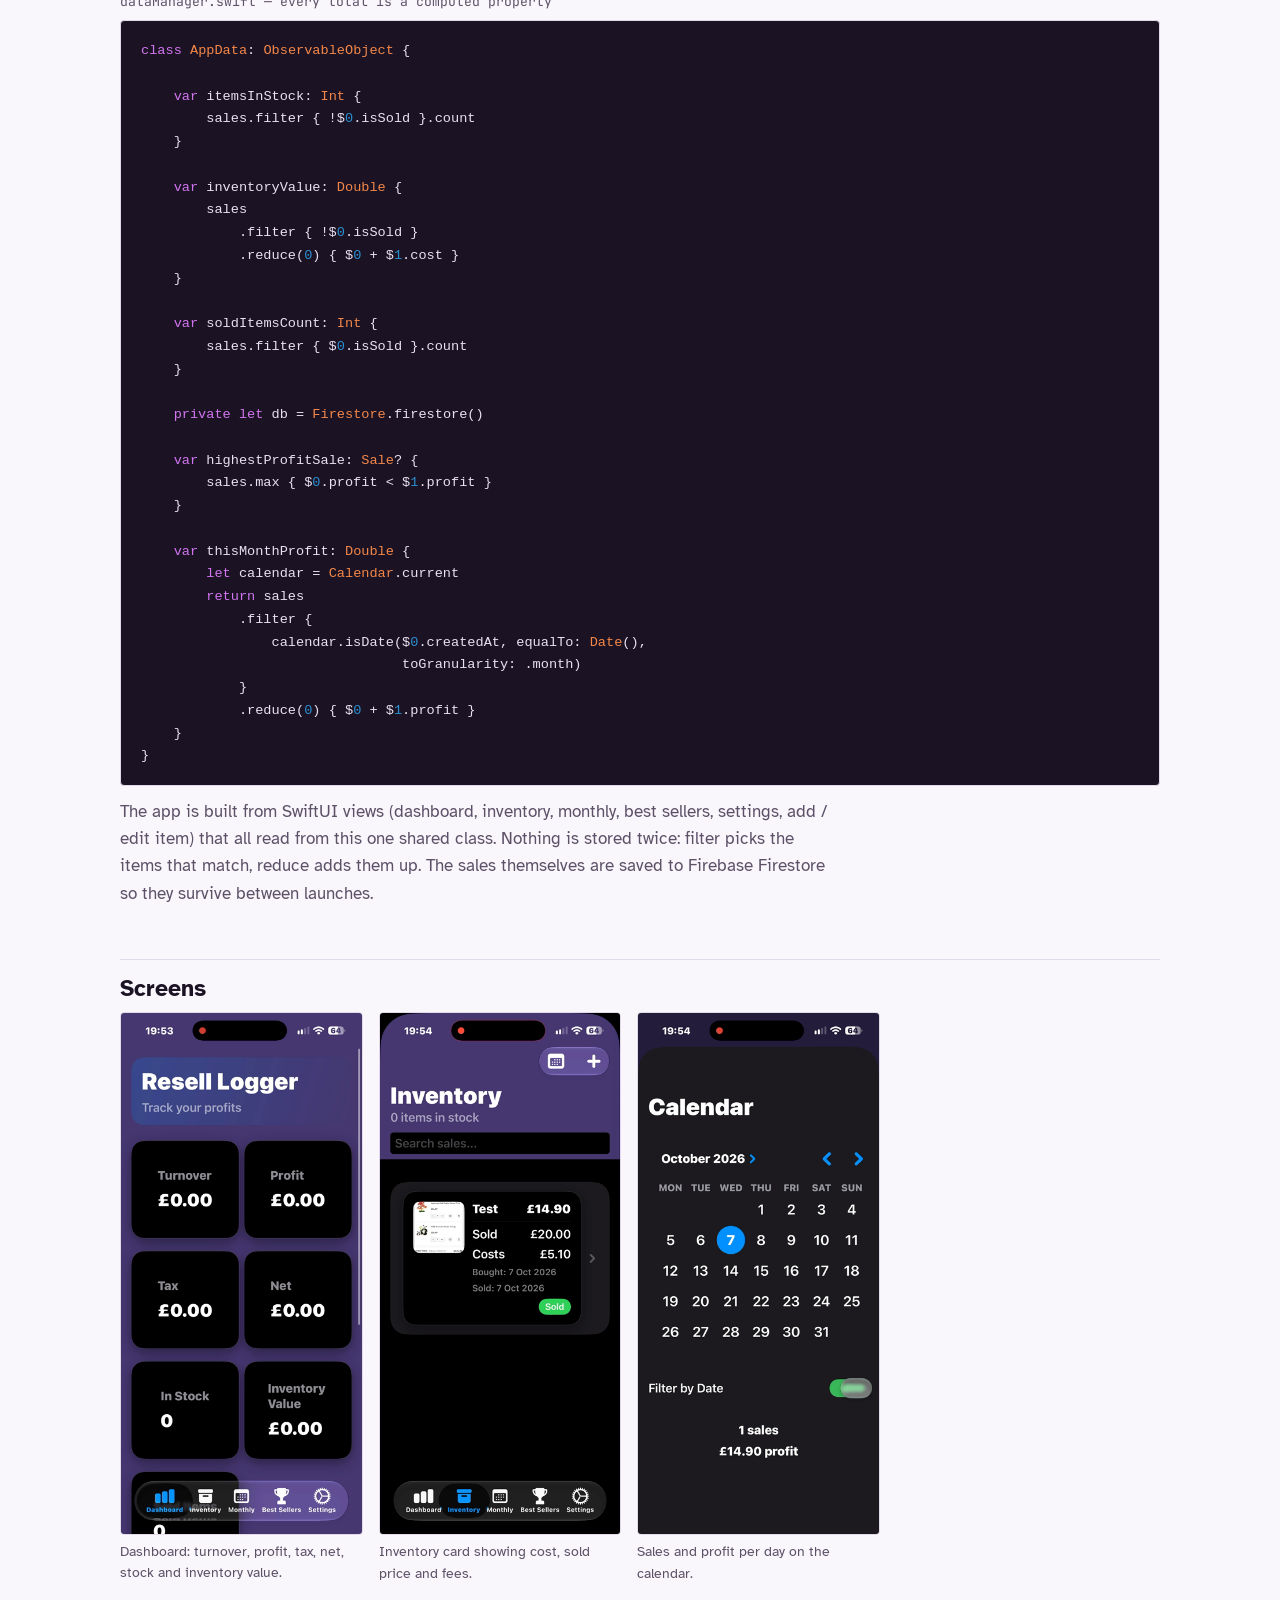
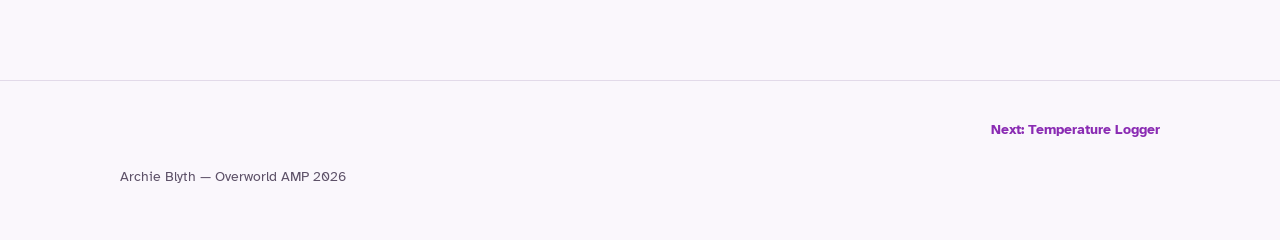
<file: projects/resell-logger.html>
<!DOCTYPE html>
<html lang="en">
<head>
<meta charset="UTF-8">
<meta name="viewport" content="width=device-width, initial-scale=1.0">
<title>Resell Logger — Archie Blyth</title>
<meta name="description" content="An iPhone app for tracking resale stock and profit: add items with a photo, mark them sold, and see turnover, profit, best sellers and a sales calendar.">
<meta property="og:title" content="Resell Logger — Archie Blyth">
<meta property="og:description" content="An iPhone app for tracking resale stock and profit: add items with a photo, mark them sold, and see turnover, profit, best sellers and a sales calendar.">
<meta name="theme-color" content="#0c0911" media="(prefers-color-scheme: dark)">
<meta name="theme-color" content="#faf7fc" media="(prefers-color-scheme: light)">
<link rel="icon" href="data:image/svg+xml,&lt;svg xmlns=&quot;http://www.w3.org/2000/svg&quot; viewBox=&quot;0 0 32 32&quot;&gt;&lt;rect width=&quot;32&quot; height=&quot;32&quot; rx=&quot;6&quot; fill=&quot;#0c0911&quot;/&gt;&lt;path d=&quot;M9 11 4 16l5 5M23 11l5 5-5 5M19 8l-6 16&quot; fill=&quot;none&quot; stroke=&quot;#cb63ee&quot; stroke-width=&quot;2.6&quot; stroke-linecap=&quot;round&quot; stroke-linejoin=&quot;round&quot;/&gt;&lt;/svg&gt;">
<link rel="preconnect" href="https://fonts.googleapis.com">
<link rel="preconnect" href="https://fonts.gstatic.com" crossorigin>
<link href="https://fonts.googleapis.com/css2?family=Atkinson+Hyperlegible:wght@400;700&family=Sora:wght@700;800&family=JetBrains+Mono:wght@400;600&display=swap" rel="stylesheet">
<link rel="stylesheet" href="../style.css">
<script>try{var t=localStorage.getItem("archie-theme");if(t)document.documentElement.setAttribute("data-theme",t);}catch(e){}</script>
</head>
<body>
<a class="skip" href="#main">Skip to content</a>
<nav class="nav" aria-label="Site">
  <span class="progress" aria-hidden="true"></span>
  <div class="wrap">
    <a class="brand" href="../index.html">archie.blyth</a>
    <div class="nav-links">
      <a href="../index.html#projects">Projects</a>
      <a href="../index.html#about">About</a>
      <button class="theme" type="button" aria-label="Switch between light and dark theme" title="Light / dark">
        <span class="theme-sun" aria-hidden="true"></span><span class="theme-moon" aria-hidden="true"></span>
      </button>
    </div>
  </div>
</nav>

<main id="main" class="wrap">
  <header class="proj-head">
    <a class="back" href="../index.html#projects">All projects</a>
    <p class="proj-group">Apps</p>
    <h1>Resell Logger</h1>
    <p class="lead">An iPhone app for tracking resale stock and profit: add items with a photo, mark them sold, and see turnover, profit, best sellers and a sales calendar.</p>
    <div class="chips"><span class='chip'>Swift</span><span class='chip'>SwiftUI</span><span class='chip'>Firebase Firestore</span><span class='chip'>iOS</span></div>
  </header>

  <section>
    <h2>Demo</h2>
    <video class="media video-portrait" src="../assets/reselllogger-demo.mp4" poster="../assets/reselllogger-demo-poster.jpg" controls preload="none" playsinline></video>
  </section>
  <section>
    <h2>How it works</h2><p>Resell Logger is a sales tracker for people who buy and resell items. Each item is added with a photo, a title, what it cost and an optional listing link. When it sells, the app asks for the sold price, platform fees and postage, then works out the profit for that item automatically.</p><p>The dashboard shows total turnover, profit, tax, net, items in stock and current inventory value, with a profit-trend chart. Inventory has a search bar and a card per item; the calendar shows sales and profit per day, with a monthly tab, and a Best Sellers tab for the top-profit sale, highest sale price and average profit per item.</p><p>Built for fun over the summer holidays, this project shows initiative beyond the game design course: the same problem-solving used in Unity, applied to shipping a real app with a database on a different platform.</p></section>
  <section>
    <h2>Featured code</h2>
    <figure class="codefig">
      <figcaption>dataManager.swift — every total is a computed property</figcaption>
      <pre class="code" tabindex="0"><code><span class="kw">class</span> <span class="ty">AppData</span>: <span class="ty">ObservableObject</span> {

    <span class="kw">var</span> itemsInStock: <span class="ty">Int</span> {
        sales.filter { !$<span class="nu">0</span>.isSold }.count
    }

    <span class="kw">var</span> inventoryValue: <span class="ty">Double</span> {
        sales
            .filter { !$<span class="nu">0</span>.isSold }
            .reduce(<span class="nu">0</span>) { $<span class="nu">0</span> + $<span class="nu">1</span>.cost }
    }

    <span class="kw">var</span> soldItemsCount: <span class="ty">Int</span> {
        sales.filter { $<span class="nu">0</span>.isSold }.count
    }

    <span class="kw">private</span> <span class="kw">let</span> db = <span class="ty">Firestore</span>.firestore()

    <span class="kw">var</span> highestProfitSale: <span class="ty">Sale</span>? {
        sales.max { $<span class="nu">0</span>.profit &lt; $<span class="nu">1</span>.profit }
    }

    <span class="kw">var</span> thisMonthProfit: <span class="ty">Double</span> {
        <span class="kw">let</span> calendar = <span class="ty">Calendar</span>.current
        <span class="kw">return</span> sales
            .filter {
                calendar.isDate($<span class="nu">0</span>.createdAt, equalTo: <span class="ty">Date</span>(),
                                toGranularity: .month)
            }
            .reduce(<span class="nu">0</span>) { $<span class="nu">0</span> + $<span class="nu">1</span>.profit }
    }
}</code></pre>
    </figure>
    <p>The app is built from SwiftUI views (dashboard, inventory, monthly, best sellers, settings, add / edit item) that all read from this one shared class. Nothing is stored twice: filter picks the items that match, reduce adds them up. The sales themselves are saved to Firebase Firestore so they survive between launches.</p>
  </section><section><h2>Screens</h2><div class="media-grid phones"><figure><img class="media" src="../assets/reselllogger-dashboard.png" alt="Dashboard: turnover, profit, tax, net, stock and inventory value." width="416" height="900" loading="lazy" decoding="async"><figcaption>Dashboard: turnover, profit, tax, net, stock and inventory value.</figcaption></figure><figure><img class="media" src="../assets/reselllogger-inventory.png" alt="Inventory card showing cost, sold price and fees." width="416" height="900" loading="lazy" decoding="async"><figcaption>Inventory card showing cost, sold price and fees.</figcaption></figure><figure><img class="media" src="../assets/reselllogger-calendar.png" alt="Sales and profit per day on the calendar." width="416" height="900" loading="lazy" decoding="async"><figcaption>Sales and profit per day on the calendar.</figcaption></figure></div></section></main>
<div class="cli" aria-label="Command line">
  <div class="wrap">
    <span class="prompt">archie@portfolio:~$</span>
    <input id="cmd" type="text" placeholder="try: ls, open coconut, help…" autocomplete="off" spellcheck="false" aria-label="Command">
    <span class="reply" id="reply"></span>
  </div>
</div>
<footer class="foot">
  <div class="wrap">
    <nav class="pager" aria-label="Project navigation"><span></span><a href="../projects/temperature-logger.html" rel="next">Next: Temperature Logger</a></nav>
    <p>Archie Blyth — Overworld AMP 2026</p>
  </div>
</footer>
<script>
(function(){
  var b=document.querySelector('.theme'); if(!b) return;
  function cur(){ var a=document.documentElement.getAttribute('data-theme'); if(a) return a;
    return window.matchMedia&&window.matchMedia('(prefers-color-scheme: light)').matches?'light':'dark'; }
  b.addEventListener('click',function(){ var n=cur()==='dark'?'light':'dark';
    document.documentElement.setAttribute('data-theme',n); try{localStorage.setItem('archie-theme',n);}catch(e){} });
})();
// --- intro (index only), hover previews, reading progress, command line ---
(function(){
  var reduce = window.matchMedia && window.matchMedia('(prefers-reduced-motion: reduce)').matches;
  var boot = document.getElementById('boot'), site = document.getElementById('site');
  if (boot) {
    var editor = document.getElementById('editor'), out = document.getElementById('out'), run = document.getElementById('run'), status = document.getElementById('status');
    var FILES = {}; document.querySelectorAll('.ide-file').forEach(function(f){ FILES[f.getAttribute('data-key')] = f.textContent; });
    var BUILD = JSON.parse(document.getElementById('build-log').textContent);
    var timers = []; function clearTimers(){ timers.forEach(clearTimeout); timers = []; }
    function render(key, animate){
      clearTimers();
      var lines = FILES[key].split('\n');
      editor.innerHTML = lines.map(function(l,i){ return '<div class="ln"><span>'+(i+1)+'</span><span>'+(l||'&nbsp;')+'</span></div>'; }).join('') + '<div class="ln"><span></span><span><span class="caret"></span></span></div>';
      var els = editor.querySelectorAll('.ln');
      if (animate && !reduce) {
        editor.classList.add('typing');
        els.forEach(function(l,i){ timers.push(setTimeout(function(){ l.classList.add('show'); }, 200 + i*55)); });
        timers.push(setTimeout(function(){ editor.classList.remove('typing'); run.disabled = false; run.classList.add('ready'); status.textContent = 'ready'; }, 200 + els.length*55 + 120));
      } else { editor.classList.remove('typing'); run.disabled = false; status.textContent = 'ready'; }
    }
    document.querySelectorAll('.tab').forEach(function(t){ t.addEventListener('click', function(){
      document.querySelectorAll('.tab').forEach(function(x){ x.setAttribute('aria-selected','false'); }); t.setAttribute('aria-selected','true'); render(t.getAttribute('data-tab'), false); }); });
    var launched = false;
    function launch(){ boot.classList.add('leaving'); site.classList.add('on'); document.body.classList.add('ran'); try{localStorage.setItem('archie-intro-seen','1');}catch(e){} setTimeout(function(){ boot.classList.add('gone'); }, reduce ? 0 : 900); }
    function doRun(){
      if (launched || run.disabled) return; launched = true; run.disabled = true; status.textContent = 'building'; out.innerHTML = '';
      var delay = 0, step = reduce ? 0 : 130;
      BUILD.forEach(function(b){ var el = document.createElement('span'); el.className = 'line ' + b[0]; el.textContent = b[1]; out.appendChild(el); out.appendChild(document.createTextNode('\n')); delay += step; setTimeout(function(){ el.classList.add('show'); }, delay); });
      setTimeout(function(){ status.textContent = 'running'; launch(); }, delay + (reduce ? 0 : 350));
    }
    run.addEventListener('click', doRun);
    document.getElementById('skip').addEventListener('click', function(){ clearTimers(); launch(); });
    document.addEventListener('keydown', function(e){ if (e.key === 'Enter' && !boot.classList.contains('gone') && document.activeElement.id !== 'cmd') doRun(); });
    var seen = false; try { seen = localStorage.getItem('archie-intro-seen') === '1'; } catch(e){}
    if (/[?&#]intro/.test(location.search + location.hash)) { seen = false; }
    if (seen || reduce) { boot.classList.add('gone'); site.classList.add('on'); document.body.classList.add('ran'); } else { render('main', true); }
    var rp = document.getElementById('replay'); if (rp) rp.addEventListener('click', function(){ try{localStorage.removeItem('archie-intro-seen');}catch(e){} location.reload(); });
  } else if (site) { site.classList.add('on'); }
  // command line
  var cmd = document.getElementById('cmd'), reply = document.getElementById('reply');
  if (cmd) {
    var root = location.pathname.indexOf('/projects/') > -1 ? '../' : '';
    var MODS = {"resell-logger":"Resell Logger","temperature-logger":"Temperature Logger","coconut-shy":"Coconut Shy","flappy-bird":"Flappy Bird","dartboard":"Dartboard — game-ready asset","ableton-automation":"Automation in Ableton"};
    cmd.addEventListener('keydown', function(e){
      if (e.key !== 'Enter') return; var v = cmd.value.trim().toLowerCase(); cmd.value = ''; if (!v) return;
      if (v === 'help') reply.textContent = 'ls · open <project> · replay · home · about · theme light|dark · clear';
      else if (v === 'replay' || v === 'intro' || v === 'run' || v === 'reboot') { reply.textContent = 'rebooting…'; try{localStorage.removeItem('archie-intro-seen');}catch(e){} location.href = root + 'index.html?intro'; }
      else if (v === 'ls') reply.textContent = Object.keys(MODS).join('  ');
      else if (v === 'home') location.href = root + 'index.html';
      else if (v === 'about') location.href = root + 'index.html#about';
      else if (v === 'clear') reply.textContent = '';
      else if (v === 'theme light' || v === 'theme dark') { var n = v.split(' ')[1]; document.documentElement.setAttribute('data-theme', n); try{localStorage.setItem('archie-theme', n);}catch(e){} reply.textContent = 'theme → ' + n; }
      else if (v.indexOf('open ') === 0) { var q = v.slice(5).trim(); var hit = Object.keys(MODS).filter(function(k){ return k.indexOf(q) === 0 || k.indexOf(q.replace(/ +/g,'-')) > -1; })[0]; if (hit) { reply.textContent = 'opening ' + MODS[hit] + '…'; location.href = root + 'projects/' + hit + '.html'; } else reply.textContent = 'no such project: ' + q; }
      else if (v === 'sudo make me a sandwich') reply.textContent = 'okay.';
      else reply.textContent = v + ': command not found — try help';
    });
  }
  var fine = window.matchMedia && window.matchMedia('(hover: hover) and (pointer: fine)').matches;
  if (fine && !reduce) {
    document.querySelectorAll('.card-media').forEach(function(m){
      var v = m.querySelector('video'); if (!v) return;
      m.closest('.card').addEventListener('mouseenter', function(){ if (!v.src) v.src = v.getAttribute('data-src'); v.currentTime = 0; v.play().catch(function(){}); m.classList.add('playing'); });
      m.closest('.card').addEventListener('mouseleave', function(){ v.pause(); m.classList.remove('playing'); });
    });
  }
  var bar = document.querySelector('.progress');
  if (bar) {
    var tick = function(){ var h = document.documentElement; var max = h.scrollHeight - h.clientHeight; bar.style.transform = 'scaleX(' + (max > 0 ? h.scrollTop / max : 0) + ')'; };
    addEventListener('scroll', tick, {passive:true}); tick();
  }
})();
</script>
</body>
</html>
</file>
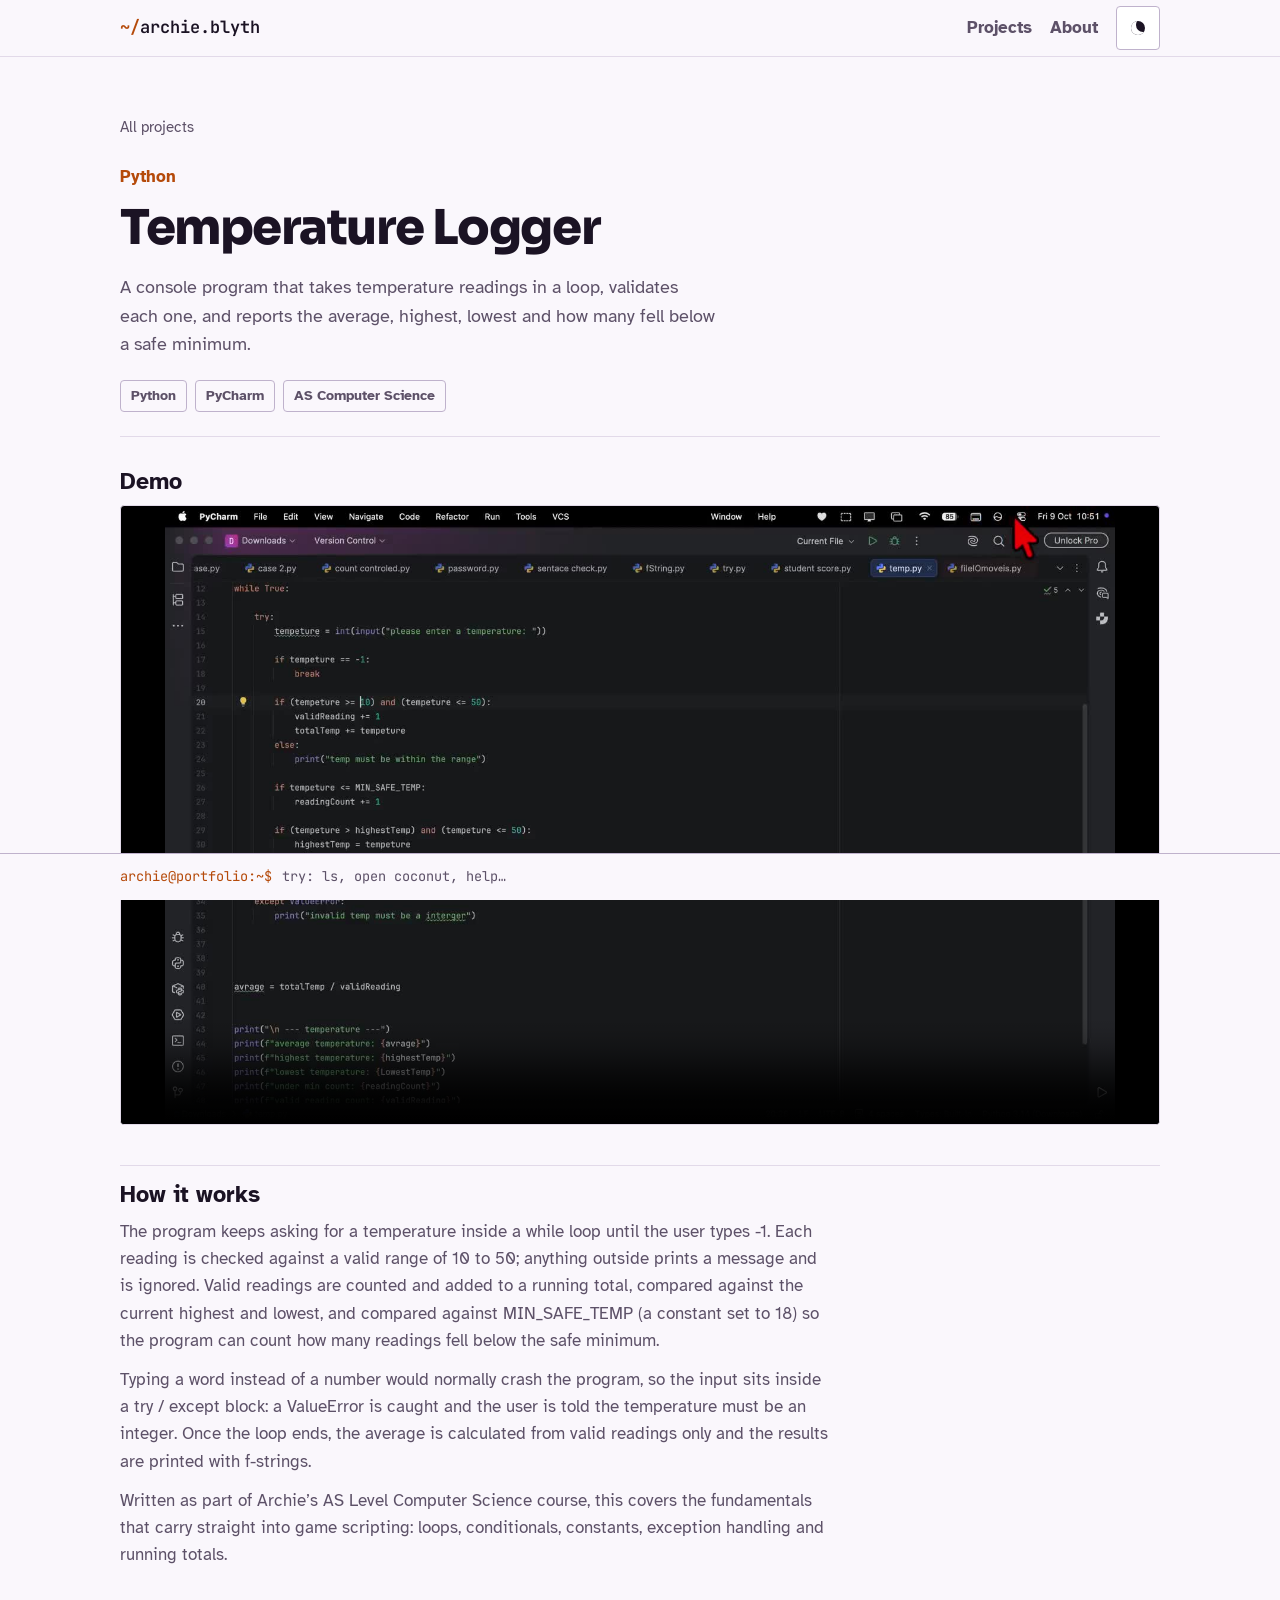
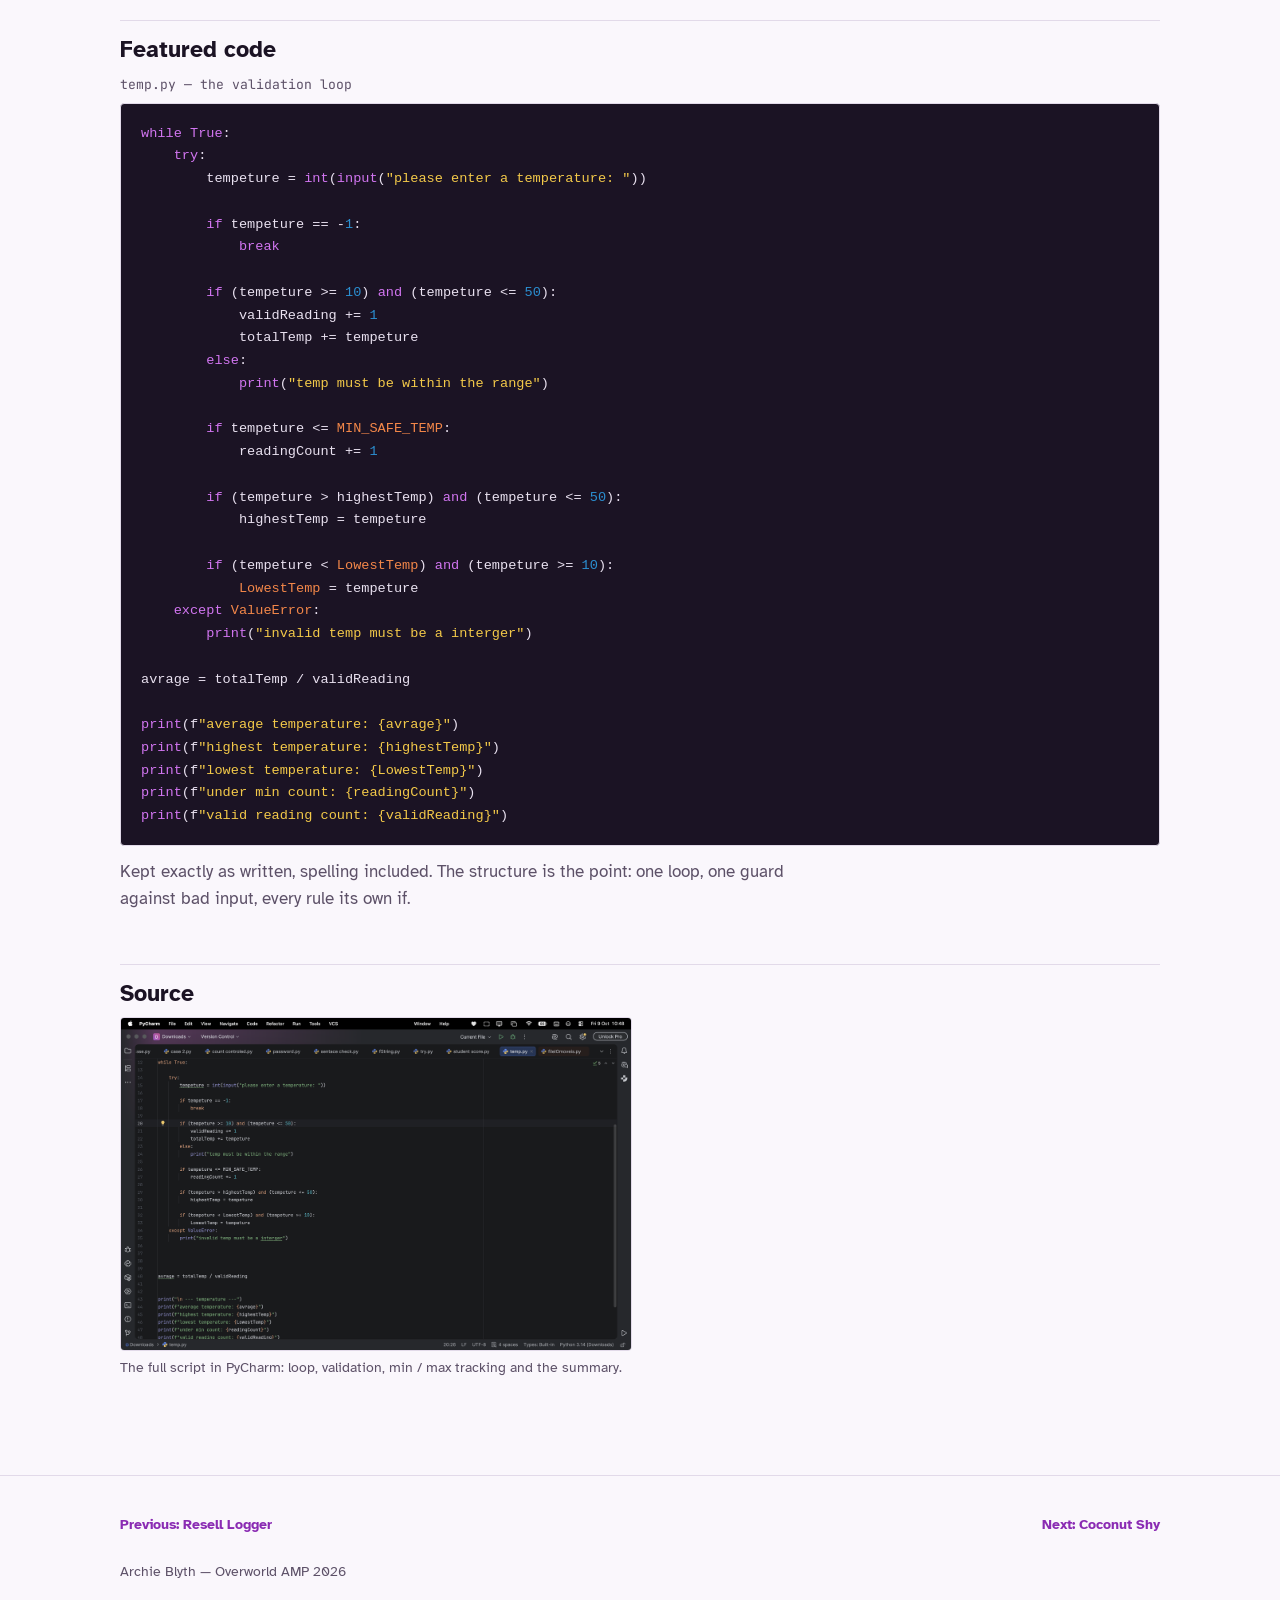
<file: projects/temperature-logger.html>
<!DOCTYPE html>
<html lang="en">
<head>
<meta charset="UTF-8">
<meta name="viewport" content="width=device-width, initial-scale=1.0">
<title>Temperature Logger — Archie Blyth</title>
<meta name="description" content="A console program that takes temperature readings in a loop, validates each one, and reports the average, highest, lowest and how many fell below a safe minimum.">
<meta property="og:title" content="Temperature Logger — Archie Blyth">
<meta property="og:description" content="A console program that takes temperature readings in a loop, validates each one, and reports the average, highest, lowest and how many fell below a safe minimum.">
<meta name="theme-color" content="#0c0911" media="(prefers-color-scheme: dark)">
<meta name="theme-color" content="#faf7fc" media="(prefers-color-scheme: light)">
<link rel="icon" href="data:image/svg+xml,&lt;svg xmlns=&quot;http://www.w3.org/2000/svg&quot; viewBox=&quot;0 0 32 32&quot;&gt;&lt;rect width=&quot;32&quot; height=&quot;32&quot; rx=&quot;6&quot; fill=&quot;#0c0911&quot;/&gt;&lt;path d=&quot;M9 11 4 16l5 5M23 11l5 5-5 5M19 8l-6 16&quot; fill=&quot;none&quot; stroke=&quot;#cb63ee&quot; stroke-width=&quot;2.6&quot; stroke-linecap=&quot;round&quot; stroke-linejoin=&quot;round&quot;/&gt;&lt;/svg&gt;">
<link rel="preconnect" href="https://fonts.googleapis.com">
<link rel="preconnect" href="https://fonts.gstatic.com" crossorigin>
<link href="https://fonts.googleapis.com/css2?family=Atkinson+Hyperlegible:wght@400;700&family=Sora:wght@700;800&family=JetBrains+Mono:wght@400;600&display=swap" rel="stylesheet">
<link rel="stylesheet" href="../style.css">
<script>try{var t=localStorage.getItem("archie-theme");if(t)document.documentElement.setAttribute("data-theme",t);}catch(e){}</script>
</head>
<body>
<a class="skip" href="#main">Skip to content</a>
<nav class="nav" aria-label="Site">
  <span class="progress" aria-hidden="true"></span>
  <div class="wrap">
    <a class="brand" href="../index.html">archie.blyth</a>
    <div class="nav-links">
      <a href="../index.html#projects">Projects</a>
      <a href="../index.html#about">About</a>
      <button class="theme" type="button" aria-label="Switch between light and dark theme" title="Light / dark">
        <span class="theme-sun" aria-hidden="true"></span><span class="theme-moon" aria-hidden="true"></span>
      </button>
    </div>
  </div>
</nav>

<main id="main" class="wrap">
  <header class="proj-head">
    <a class="back" href="../index.html#projects">All projects</a>
    <p class="proj-group">Python</p>
    <h1>Temperature Logger</h1>
    <p class="lead">A console program that takes temperature readings in a loop, validates each one, and reports the average, highest, lowest and how many fell below a safe minimum.</p>
    <div class="chips"><span class='chip'>Python</span><span class='chip'>PyCharm</span><span class='chip'>AS Computer Science</span></div>
  </header>

  <section>
    <h2>Demo</h2>
    <video class="media" src="../assets/python-temp-demo.mp4" poster="../assets/python-temp-demo-poster.jpg" controls preload="none" playsinline></video>
  </section>
  <section>
    <h2>How it works</h2><p>The program keeps asking for a temperature inside a while loop until the user types -1. Each reading is checked against a valid range of 10 to 50; anything outside prints a message and is ignored. Valid readings are counted and added to a running total, compared against the current highest and lowest, and compared against MIN_SAFE_TEMP (a constant set to 18) so the program can count how many readings fell below the safe minimum.</p><p>Typing a word instead of a number would normally crash the program, so the input sits inside a try / except block: a ValueError is caught and the user is told the temperature must be an integer. Once the loop ends, the average is calculated from valid readings only and the results are printed with f-strings.</p><p>Written as part of Archie’s AS Level Computer Science course, this covers the fundamentals that carry straight into game scripting: loops, conditionals, constants, exception handling and running totals.</p></section>
  <section>
    <h2>Featured code</h2>
    <figure class="codefig">
      <figcaption>temp.py — the validation loop</figcaption>
      <pre class="code" tabindex="0"><code><span class="kw">while</span> <span class="kw">True</span>:
    <span class="kw">try</span>:
        tempeture = <span class="kw">int</span>(<span class="kw">input</span>(<span class="st">&quot;please enter a temperature: &quot;</span>))

        <span class="kw">if</span> tempeture == -<span class="nu">1</span>:
            <span class="kw">break</span>

        <span class="kw">if</span> (tempeture &gt;= <span class="nu">10</span>) <span class="kw">and</span> (tempeture &lt;= <span class="nu">50</span>):
            validReading += <span class="nu">1</span>
            totalTemp += tempeture
        <span class="kw">else</span>:
            <span class="kw">print</span>(<span class="st">&quot;temp must be within the range&quot;</span>)

        <span class="kw">if</span> tempeture &lt;= <span class="ty">MIN_SAFE_TEMP</span>:
            readingCount += <span class="nu">1</span>

        <span class="kw">if</span> (tempeture &gt; highestTemp) <span class="kw">and</span> (tempeture &lt;= <span class="nu">50</span>):
            highestTemp = tempeture

        <span class="kw">if</span> (tempeture &lt; <span class="ty">LowestTemp</span>) <span class="kw">and</span> (tempeture &gt;= <span class="nu">10</span>):
            <span class="ty">LowestTemp</span> = tempeture
    <span class="kw">except</span> <span class="ty">ValueError</span>:
        <span class="kw">print</span>(<span class="st">&quot;invalid temp must be a interger&quot;</span>)

avrage = totalTemp / validReading

<span class="kw">print</span>(f<span class="st">&quot;average temperature: {avrage}&quot;</span>)
<span class="kw">print</span>(f<span class="st">&quot;highest temperature: {highestTemp}&quot;</span>)
<span class="kw">print</span>(f<span class="st">&quot;lowest temperature: {LowestTemp}&quot;</span>)
<span class="kw">print</span>(f<span class="st">&quot;under min count: {readingCount}&quot;</span>)
<span class="kw">print</span>(f<span class="st">&quot;valid reading count: {validReading}&quot;</span>)</code></pre>
    </figure>
    <p>Kept exactly as written, spelling included. The structure is the point: one loop, one guard against bad input, every rule its own if.</p>
  </section><section><h2>Source</h2><div class="media-grid"><figure><img class="media" src="../assets/python-temp-code.png" alt="The full script in PyCharm: loop, validation, min / max tracking and the summary." width="1280" height="833" loading="lazy" decoding="async"><figcaption>The full script in PyCharm: loop, validation, min / max tracking and the summary.</figcaption></figure></div></section></main>
<div class="cli" aria-label="Command line">
  <div class="wrap">
    <span class="prompt">archie@portfolio:~$</span>
    <input id="cmd" type="text" placeholder="try: ls, open coconut, help…" autocomplete="off" spellcheck="false" aria-label="Command">
    <span class="reply" id="reply"></span>
  </div>
</div>
<footer class="foot">
  <div class="wrap">
    <nav class="pager" aria-label="Project navigation"><a href="../projects/resell-logger.html" rel="prev">Previous: Resell Logger</a><a href="../projects/coconut-shy.html" rel="next">Next: Coconut Shy</a></nav>
    <p>Archie Blyth — Overworld AMP 2026</p>
  </div>
</footer>
<script>
(function(){
  var b=document.querySelector('.theme'); if(!b) return;
  function cur(){ var a=document.documentElement.getAttribute('data-theme'); if(a) return a;
    return window.matchMedia&&window.matchMedia('(prefers-color-scheme: light)').matches?'light':'dark'; }
  b.addEventListener('click',function(){ var n=cur()==='dark'?'light':'dark';
    document.documentElement.setAttribute('data-theme',n); try{localStorage.setItem('archie-theme',n);}catch(e){} });
})();
// --- intro (index only), hover previews, reading progress, command line ---
(function(){
  var reduce = window.matchMedia && window.matchMedia('(prefers-reduced-motion: reduce)').matches;
  var boot = document.getElementById('boot'), site = document.getElementById('site');
  if (boot) {
    var editor = document.getElementById('editor'), out = document.getElementById('out'), run = document.getElementById('run'), status = document.getElementById('status');
    var FILES = {}; document.querySelectorAll('.ide-file').forEach(function(f){ FILES[f.getAttribute('data-key')] = f.textContent; });
    var BUILD = JSON.parse(document.getElementById('build-log').textContent);
    var timers = []; function clearTimers(){ timers.forEach(clearTimeout); timers = []; }
    function render(key, animate){
      clearTimers();
      var lines = FILES[key].split('\n');
      editor.innerHTML = lines.map(function(l,i){ return '<div class="ln"><span>'+(i+1)+'</span><span>'+(l||'&nbsp;')+'</span></div>'; }).join('') + '<div class="ln"><span></span><span><span class="caret"></span></span></div>';
      var els = editor.querySelectorAll('.ln');
      if (animate && !reduce) {
        editor.classList.add('typing');
        els.forEach(function(l,i){ timers.push(setTimeout(function(){ l.classList.add('show'); }, 200 + i*55)); });
        timers.push(setTimeout(function(){ editor.classList.remove('typing'); run.disabled = false; run.classList.add('ready'); status.textContent = 'ready'; }, 200 + els.length*55 + 120));
      } else { editor.classList.remove('typing'); run.disabled = false; status.textContent = 'ready'; }
    }
    document.querySelectorAll('.tab').forEach(function(t){ t.addEventListener('click', function(){
      document.querySelectorAll('.tab').forEach(function(x){ x.setAttribute('aria-selected','false'); }); t.setAttribute('aria-selected','true'); render(t.getAttribute('data-tab'), false); }); });
    var launched = false;
    function launch(){ boot.classList.add('leaving'); site.classList.add('on'); document.body.classList.add('ran'); try{localStorage.setItem('archie-intro-seen','1');}catch(e){} setTimeout(function(){ boot.classList.add('gone'); }, reduce ? 0 : 900); }
    function doRun(){
      if (launched || run.disabled) return; launched = true; run.disabled = true; status.textContent = 'building'; out.innerHTML = '';
      var delay = 0, step = reduce ? 0 : 130;
      BUILD.forEach(function(b){ var el = document.createElement('span'); el.className = 'line ' + b[0]; el.textContent = b[1]; out.appendChild(el); out.appendChild(document.createTextNode('\n')); delay += step; setTimeout(function(){ el.classList.add('show'); }, delay); });
      setTimeout(function(){ status.textContent = 'running'; launch(); }, delay + (reduce ? 0 : 350));
    }
    run.addEventListener('click', doRun);
    document.getElementById('skip').addEventListener('click', function(){ clearTimers(); launch(); });
    document.addEventListener('keydown', function(e){ if (e.key === 'Enter' && !boot.classList.contains('gone') && document.activeElement.id !== 'cmd') doRun(); });
    var seen = false; try { seen = localStorage.getItem('archie-intro-seen') === '1'; } catch(e){}
    if (/[?&#]intro/.test(location.search + location.hash)) { seen = false; }
    if (seen || reduce) { boot.classList.add('gone'); site.classList.add('on'); document.body.classList.add('ran'); } else { render('main', true); }
    var rp = document.getElementById('replay'); if (rp) rp.addEventListener('click', function(){ try{localStorage.removeItem('archie-intro-seen');}catch(e){} location.reload(); });
  } else if (site) { site.classList.add('on'); }
  // command line
  var cmd = document.getElementById('cmd'), reply = document.getElementById('reply');
  if (cmd) {
    var root = location.pathname.indexOf('/projects/') > -1 ? '../' : '';
    var MODS = {"resell-logger":"Resell Logger","temperature-logger":"Temperature Logger","coconut-shy":"Coconut Shy","flappy-bird":"Flappy Bird","dartboard":"Dartboard — game-ready asset","ableton-automation":"Automation in Ableton"};
    cmd.addEventListener('keydown', function(e){
      if (e.key !== 'Enter') return; var v = cmd.value.trim().toLowerCase(); cmd.value = ''; if (!v) return;
      if (v === 'help') reply.textContent = 'ls · open <project> · replay · home · about · theme light|dark · clear';
      else if (v === 'replay' || v === 'intro' || v === 'run' || v === 'reboot') { reply.textContent = 'rebooting…'; try{localStorage.removeItem('archie-intro-seen');}catch(e){} location.href = root + 'index.html?intro'; }
      else if (v === 'ls') reply.textContent = Object.keys(MODS).join('  ');
      else if (v === 'home') location.href = root + 'index.html';
      else if (v === 'about') location.href = root + 'index.html#about';
      else if (v === 'clear') reply.textContent = '';
      else if (v === 'theme light' || v === 'theme dark') { var n = v.split(' ')[1]; document.documentElement.setAttribute('data-theme', n); try{localStorage.setItem('archie-theme', n);}catch(e){} reply.textContent = 'theme → ' + n; }
      else if (v.indexOf('open ') === 0) { var q = v.slice(5).trim(); var hit = Object.keys(MODS).filter(function(k){ return k.indexOf(q) === 0 || k.indexOf(q.replace(/ +/g,'-')) > -1; })[0]; if (hit) { reply.textContent = 'opening ' + MODS[hit] + '…'; location.href = root + 'projects/' + hit + '.html'; } else reply.textContent = 'no such project: ' + q; }
      else if (v === 'sudo make me a sandwich') reply.textContent = 'okay.';
      else reply.textContent = v + ': command not found — try help';
    });
  }
  var fine = window.matchMedia && window.matchMedia('(hover: hover) and (pointer: fine)').matches;
  if (fine && !reduce) {
    document.querySelectorAll('.card-media').forEach(function(m){
      var v = m.querySelector('video'); if (!v) return;
      m.closest('.card').addEventListener('mouseenter', function(){ if (!v.src) v.src = v.getAttribute('data-src'); v.currentTime = 0; v.play().catch(function(){}); m.classList.add('playing'); });
      m.closest('.card').addEventListener('mouseleave', function(){ v.pause(); m.classList.remove('playing'); });
    });
  }
  var bar = document.querySelector('.progress');
  if (bar) {
    var tick = function(){ var h = document.documentElement; var max = h.scrollHeight - h.clientHeight; bar.style.transform = 'scaleX(' + (max > 0 ? h.scrollTop / max : 0) + ')'; };
    addEventListener('scroll', tick, {passive:true}); tick();
  }
})();
</script>
</body>
</html>
</file>
<file: style.css>
/* Archie Blyth — portfolio. Dark purple-black, magenta, orange. */
:root{
  --bg:#0c0911;--panel:#140f1c;--panel-2:#1b1526;--line:#2a2136;--line-strong:#3e3250;
  --magenta:#cb63ee;--magenta-ink:#cb63ee;--orange:#f2742c;--orange-ink:#f2742c;
  --text:#ece6f2;--muted:#a195ad;
  --code-bg:#07050a;--code-text:#d9d0e3;--kw:#d175f0;--ty:#f38749;--st:#f3c949;--cm:#726581;--nu:#8ad8ff;
  --body:"Atkinson Hyperlegible",Verdana,system-ui,sans-serif;--display:"Sora",system-ui,sans-serif;
  --mono:"JetBrains Mono",ui-monospace,Consolas,monospace;
  --r-card:6px;--r-chip:4px;--r-panel:8px;
  color-scheme:dark;
}
@media (prefers-color-scheme:light){:root:not([data-theme="dark"]){
  --bg:#faf7fc;--panel:#ffffff;--panel-2:#f1ecf6;--line:#e2dae9;--line-strong:#bfb2cc;
  --magenta:#cb63ee;--magenta-ink:#8a2bb3;--orange:#f2742c;--orange-ink:#b54a0a;
  --text:#1b1324;--muted:#5d5168;--code-bg:#1b1324;--code-text:#e9e1f0;--nu:#2b8fd1;
  color-scheme:light;}}
:root[data-theme="light"]{
  --bg:#faf7fc;--panel:#ffffff;--panel-2:#f1ecf6;--line:#e2dae9;--line-strong:#bfb2cc;
  --magenta:#cb63ee;--magenta-ink:#8a2bb3;--orange:#f2742c;--orange-ink:#b54a0a;
  --text:#1b1324;--muted:#5d5168;--code-bg:#1b1324;--code-text:#e9e1f0;--nu:#2b8fd1;
  color-scheme:light;}

@view-transition{navigation:auto}
*{box-sizing:border-box;margin:0;padding:0}
html{scroll-behavior:smooth;-webkit-tap-highlight-color:transparent}
@media (prefers-reduced-motion:reduce){html{scroll-behavior:auto}*{transition:none!important;animation:none!important}.card.mod:hover{transform:none}}
body{background:var(--bg);color:var(--text);font-family:var(--body);font-size:17px;line-height:1.6;touch-action:manipulation}
img,video{max-width:100%;height:auto;display:block}
a{color:var(--magenta-ink);text-decoration:none;transition:color .15s}
a:hover{text-decoration:underline}
:focus-visible{outline:2px solid var(--orange);outline-offset:3px}
h1,h2,h3{line-height:1.15;font-weight:700;text-wrap:balance}
h2{font-size:1.45rem;margin:0 0 .6rem;padding-top:1rem;border-top:1px solid var(--line);scroll-margin-top:72px}
.wrap{max-width:1080px;margin:0 auto;padding:0 20px}
.skip{position:absolute;left:-999px;top:0;background:var(--orange);color:#000;padding:8px 12px;border-radius:var(--r-chip)}
.skip:focus{left:12px;top:12px;z-index:50}

/* nav */
.nav{position:sticky;top:0;z-index:10;background:var(--bg);border-bottom:1px solid var(--line)}
.progress{position:absolute;left:0;bottom:-1px;height:2px;width:100%;background:var(--magenta);transform:scaleX(0);transform-origin:left}
.nav .wrap{display:flex;align-items:center;justify-content:space-between;height:56px}
.brand{font-family:var(--mono);font-weight:600;color:var(--text)}
.brand::before{content:"~/";color:var(--orange-ink)}
.nav-links{display:flex;align-items:center;gap:18px}
.nav-links a{color:var(--muted);font-weight:700;min-height:44px;display:inline-flex;align-items:center}
.nav-links a:hover{color:var(--magenta-ink);text-decoration:none}
.theme{width:44px;height:44px;border:1px solid var(--line-strong);border-radius:var(--r-chip);background:var(--panel);cursor:pointer;display:grid;place-items:center;color:var(--text);transition:border-color .15s}
.theme:hover{border-color:var(--magenta)}
.theme-sun,.theme-moon{display:none;width:14px;height:14px;border-radius:50%}
.theme-sun{border:2px solid var(--text);box-shadow:0 0 0 3px var(--panel),0 0 0 4px var(--muted)}
.theme-moon{background:var(--text);box-shadow:inset 5px -3px 0 0 var(--panel)}
:root[data-theme="light"] .theme-moon{display:block}
:root:not([data-theme="light"]) .theme-sun{display:block}
@media (prefers-color-scheme:light){:root:not([data-theme="dark"]) .theme-sun{display:none}:root:not([data-theme="dark"]) .theme-moon{display:block}}

/* boot / IDE */
#boot{position:fixed;inset:0;z-index:30;display:grid;place-items:center;padding:24px;background:radial-gradient(ellipse 60% 50% at 50% 40%,rgba(203,99,238,.08),transparent 70%),#0c0911;color:#ece6f2}
#boot::before{content:"";position:absolute;inset:0;pointer-events:none;background:linear-gradient(rgba(203,99,238,.035) 1px,transparent 1px),linear-gradient(90deg,rgba(203,99,238,.035) 1px,transparent 1px);background-size:48px 48px;mask-image:radial-gradient(ellipse 70% 60% at 50% 45%,#000 30%,transparent 100%)}
.ide{position:relative;width:min(960px,100%);background:#07050a;border:1px solid #3e3250;border-radius:10px;box-shadow:10px 10px 0 0 var(--orange),0 30px 80px rgba(0,0,0,.6);overflow:hidden;animation:settle .6s cubic-bezier(.2,.8,.2,1) both}
.ide-bar{display:flex;align-items:center;gap:14px;padding:10px 14px;border-bottom:1px solid #3e3250;background:#140f1c;font-family:var(--mono);font-size:.78rem;color:#a195ad}
.ide-title{margin-left:auto}
.dots{display:flex;gap:6px}.dots i{width:10px;height:10px;border-radius:50%;background:#3e3250}.dots i:first-child{background:var(--magenta)}
.tabs{display:flex;gap:2px;margin-left:8px;overflow-x:auto}
.tab{padding:5px 12px;border:1px solid transparent;border-radius:5px 5px 0 0;color:#a195ad;background:transparent;font:inherit;cursor:pointer;white-space:nowrap}
.tab[aria-selected="true"]{color:#ece6f2;background:#07050a;border-color:#3e3250;border-bottom-color:#07050a;position:relative;top:1px}
.ide-body{display:grid;grid-template-columns:1.25fr 1fr;min-height:400px}
.editor{padding:18px 20px;font-family:var(--mono);font-size:.84rem;line-height:1.7;color:#d9d0e3;overflow:auto;border-right:1px solid #3e3250;max-height:60vh}
.editor .ln{display:grid;grid-template-columns:2.2em 1fr;gap:12px;white-space:pre}
.editor .ln>span:first-child{color:#3e3250;text-align:right;user-select:none}
.editor.typing .ln{opacity:0}.editor.typing .ln.show{opacity:1}
.editor .caret{display:inline-block;width:.55em;height:1.1em;background:var(--magenta);vertical-align:-.2em;animation:blink 1s step-end infinite}
.editor.typing .caret{display:none}
.console{display:flex;flex-direction:column;background:#040308}
.console-head{display:flex;justify-content:space-between;padding:8px 14px;border-bottom:1px solid #3e3250;font-family:var(--mono);font-size:.72rem;color:#a195ad;letter-spacing:.04em}
.console-out{flex:1;padding:14px 16px;font-family:var(--mono);font-size:.8rem;line-height:1.75;color:#a195ad;white-space:pre-wrap}
.console-out .ok{color:#6fe3a1}.console-out .hi{color:#ece6f2}.console-out .em{color:var(--orange)}
.console-out .line{opacity:0;transform:translateY(4px);transition:opacity .25s,transform .25s}.console-out .line.show{opacity:1;transform:none}
.run{display:inline-flex;align-items:center;gap:10px;margin:0 16px 16px;padding:12px 18px;border:1px solid var(--orange);border-radius:6px;background:var(--orange);color:#1a0a00;font-family:var(--mono);font-weight:600;font-size:.9rem;cursor:pointer;transition:transform .15s}
.run.ready{animation:pulse 1.4s ease-out 2}
@keyframes pulse{0%{box-shadow:0 0 0 0 rgba(242,116,44,.55)}100%{box-shadow:0 0 0 16px rgba(242,116,44,0)}}
.run:hover{transform:translateY(-1px)}.run:disabled{opacity:.55;cursor:default;animation:none}
.run .tri{width:0;height:0;border-left:9px solid currentColor;border-top:6px solid transparent;border-bottom:6px solid transparent}
.run kbd{font:inherit;font-size:.75rem;opacity:.75;border:1px solid rgba(0,0,0,.35);border-radius:4px;padding:1px 6px}
.skip-intro{position:absolute;right:28px;top:28px;font-family:var(--mono);font-size:.8rem;color:#a195ad;background:transparent;border:1px solid #3e3250;border-radius:5px;padding:8px 12px;cursor:pointer;min-height:44px}
.skip-intro:hover{color:#ece6f2;border-color:var(--magenta)}
#boot.leaving .ide{animation:launchout .6s cubic-bezier(.6,0,.4,1) forwards}
@keyframes launchout{to{transform:translateY(-6%) scale(.96);opacity:0}}
#boot.leaving{animation:fadeout .45s .3s forwards}
@keyframes fadeout{to{opacity:0;visibility:hidden}}
#boot.gone{display:none}
#site{opacity:0;transform:translateY(24px);transition:opacity .6s .4s,transform .6s .4s cubic-bezier(.2,.8,.2,1)}
#site.on{opacity:1;transform:none}
body:not(.ran) .nav .hud-stat{opacity:0}
.hud-stat{font-family:var(--mono);font-size:.78rem;color:var(--muted);transition:opacity .5s 1s}
.hud-stat b{color:#6fe3a1;font-weight:600}

/* build output panel */
.stack{font-family:var(--mono);font-size:.8rem;color:var(--muted);border:1px solid var(--line-strong);border-radius:8px;background:var(--panel);padding:14px 16px;line-height:1.9;min-width:0}
.stack-head{color:var(--text);font-weight:600;margin-bottom:4px}
.stack-row{display:grid;grid-template-columns:1.2em 12.5em 1fr;gap:8px;white-space:nowrap}
.stack-row b{color:var(--text);font-weight:600}
.stack .ok{color:#6fe3a1}
.stack-foot{margin-top:6px;font-size:.74rem}

/* flip cards */
.grid{perspective:1400px}
.card.mod{position:relative;transform-style:preserve-3d;transition:transform .55s cubic-bezier(.2,.8,.2,1),border-color .15s;background:transparent;border:0;overflow:visible}
.card.mod:hover,.card.mod:focus-visible{transform:rotateY(180deg)}
.card.mod .face{backface-visibility:hidden;border:1px solid var(--line);border-radius:var(--r-card);background:var(--panel);overflow:hidden;display:flex;flex-direction:column;text-align:left}
.card.mod .face.front{position:relative;min-height:100%}
.card.mod .face.back{position:absolute;inset:0}
.card.mod .face.front .card-body{flex:1}
.card.mod .hint{font-family:var(--mono);font-size:.72rem;color:var(--muted);margin-top:12px}
.card.mod .face.back{transform:rotateY(180deg);background:var(--code-bg);border-color:var(--line-strong);padding:16px 18px;font-family:var(--mono);align-items:flex-start;text-align:left}
.card.mod .face.back>*{width:100%}
.card.mod .face.back .file{font-size:.72rem;color:var(--muted);margin-bottom:8px}
.card.mod .face.back pre.code{border:0;padding:0;margin:0;font-size:.74rem;line-height:1.55;overflow:hidden;flex:1;background:transparent;width:100%;text-align:left}
.card.mod .face.back .open{color:var(--magenta-ink);font-weight:600;font-size:.8rem;margin-top:10px}
.card.mod.card-wide .face.back{padding:18px 26px}
.card.mod.card-wide .face.front{display:grid;grid-template-columns:minmax(260px,42%) 1fr}
.card.mod.card-wide .face.front .card-img,.card.mod.card-wide .face.front .card-media{height:100%;border-bottom:0;border-right:1px solid var(--line)}
.card.mod.card-wide .face.front .card-img{aspect-ratio:auto;min-height:200px}
@media (hover:none){.card.mod:hover{transform:none}.card.mod .hint{display:none}}

/* command line */
.cli{position:fixed;left:0;right:0;bottom:0;z-index:6;background:var(--bg);border-top:1px solid var(--line-strong);transform:translateY(100%);transition:transform .35s cubic-bezier(.2,.8,.2,1)}
body.ran .cli,body:not(.has-boot) .cli{transform:none}
.cli .wrap{display:flex;align-items:center;gap:10px;height:46px;font-family:var(--mono);font-size:.85rem}
.cli .prompt{color:var(--orange-ink);white-space:nowrap}
.cli input{flex:1;min-width:0;background:transparent;border:0;color:var(--text);font:inherit;outline:none}
.cli input::placeholder{color:var(--muted)}
.cli .reply{color:var(--muted);font-size:.78rem;white-space:nowrap;overflow:hidden;text-overflow:ellipsis;max-width:45%}
.replay{background:none;border:0;color:var(--magenta-ink);font-family:var(--mono);font-size:.85rem;cursor:pointer;padding:0}

/* hero */
.hero{border-bottom:1px solid var(--line);padding:64px 0 60px}
.hero-grid{display:grid;grid-template-columns:1fr 1fr;gap:44px;align-items:center}
.hero-role{color:var(--orange-ink);font-weight:700;margin-bottom:14px}
.hero h1{font-family:var(--display);font-size:clamp(2.6rem,5.5vw,4rem);font-weight:800;line-height:1;letter-spacing:-.03em}
.lead{color:var(--muted);font-size:1.1rem;max-width:34em;margin-top:18px}
.chips{display:flex;flex-wrap:wrap;gap:8px;margin-top:22px}
.chip{border:1px solid var(--line-strong);border-radius:var(--r-chip);color:var(--muted);padding:4px 10px;font-size:.85rem;font-weight:700}
.chip-strong{color:var(--magenta-ink);border-color:var(--magenta)}
.hero-code{margin:0;min-width:0;border:1px solid var(--line-strong);border-radius:var(--r-panel);overflow:hidden;background:var(--code-bg);box-shadow:8px 8px 0 0 var(--orange);animation:settle .6s cubic-bezier(.2,.8,.2,1) both}
@keyframes settle{from{transform:translate(8px,8px);opacity:0}to{transform:none;opacity:1}}
@media (prefers-reduced-motion:reduce){.hero-code{animation:none}}
.hero-code figcaption{font-family:var(--mono);font-size:.78rem;color:var(--muted);padding:10px 14px;border-bottom:1px solid var(--line-strong);display:flex;align-items:center;gap:8px}
.hero-code .dot{width:10px;height:10px;border-radius:50%;background:var(--magenta)}
.hero-code pre{border:0;border-radius:0;margin:0;font-size:.82rem}

/* code */
pre.code{background:var(--code-bg);color:var(--code-text);border:1px solid var(--line);border-radius:var(--r-chip);padding:18px 20px;overflow-x:auto;font-family:var(--mono);font-size:.85rem;line-height:1.6;font-variant-numeric:tabular-nums;margin-bottom:12px}
pre.code:focus-visible{outline-offset:-2px}
.typed .ln{display:block;min-height:1.6em}
.typed.typing .ln{opacity:0}
.typed.typing .ln.show{opacity:1}
.typed .caret{display:inline-block;width:.55em;height:1.1em;background:var(--magenta);vertical-align:-.2em;animation:blink 1s step-end infinite}
.typed.typing .caret{display:none}
@keyframes blink{50%{opacity:0}}
@media (prefers-reduced-motion:reduce){.typed .caret{animation:none}}
.kw{color:var(--kw)}.ty{color:var(--ty)}.st{color:var(--st)}.cm{color:var(--cm)}.nu{color:var(--nu)}
.codefig{margin:0 0 12px}
.codefig figcaption{font-family:var(--mono);font-size:.82rem;color:var(--muted);margin-bottom:8px}

/* projects */
.projects{padding-top:56px}
.section-lead{color:var(--muted);margin-bottom:8px;max-width:44em}
.group-label{display:flex;align-items:baseline;gap:14px;flex-wrap:wrap;font-size:1.05rem;color:var(--magenta-ink);margin:34px 0 12px}
.group-label span{font-weight:400;font-size:.9rem;color:var(--muted)}
.grid{display:grid;grid-template-columns:repeat(auto-fill,minmax(300px,1fr));gap:16px}
.card{display:flex;flex-direction:column;min-width:0;background:var(--panel);border:1px solid var(--line);border-radius:var(--r-card);overflow:hidden;color:var(--text);transition:border-color .15s,transform .15s}
.card:hover{text-decoration:none;border-color:var(--magenta);transform:translateY(-2px)}
.card:hover h3{text-decoration:underline}
.card-img{aspect-ratio:16/9;width:100%;object-fit:cover;border-bottom:1px solid var(--line);background:#000}
.card-media{position:relative;display:block}
.card-video{position:absolute;inset:0;width:100%;height:100%;object-fit:cover;opacity:0;transition:opacity .25s;pointer-events:none}
.card-media.playing .card-video{opacity:1}
.card-wide{display:grid;grid-template-columns:minmax(260px,42%) 1fr;align-items:stretch}
.card-wide .card-img,.card-wide .card-media{height:100%;border-bottom:0;border-right:1px solid var(--line)}
.card-wide .card-img{aspect-ratio:auto;min-height:200px}
.card-wide .card-body{padding:22px 26px}
.card-wide h3{font-size:1.35rem}
.card-wide p{max-width:46em}
.card-empty{background:var(--panel-2)}
.card-body{padding:16px 18px 20px;display:flex;flex-direction:column;flex:1}
.lang{font-family:var(--mono);font-size:.78rem;color:var(--orange-ink);margin-bottom:8px}
.card h3{font-size:1.15rem;margin-bottom:8px;color:var(--magenta-ink)}
.card p{color:var(--muted);font-size:.95rem;flex:1}

/* about */
.about{padding:56px 20px 40px}
.about-box{background:var(--panel);border:1px solid var(--line);border-radius:var(--r-card);padding:24px 26px;color:var(--muted);max-width:60em}
.about-box p+p{margin-top:12px}

/* project page */
main.wrap{padding-bottom:40px}
.proj-head{padding:48px 0 24px;border-bottom:1px solid var(--line)}
.back{display:inline-flex;align-items:center;color:var(--muted);font-size:.95rem;margin-bottom:14px;min-height:44px}
.proj-group{color:var(--orange-ink);font-weight:700;margin-bottom:10px}
.proj-head h1{font-family:var(--display);font-size:clamp(2rem,4.5vw,3rem);font-weight:800;letter-spacing:-.03em}
main.wrap section{padding:32px 0 8px}
main.wrap section:first-of-type h2{border-top:0;padding-top:0}
main.wrap section p{color:var(--muted);max-width:42em;margin-bottom:12px}
.media{border:1px solid var(--line);border-radius:var(--r-chip);background:#000;width:100%}
video.media{max-height:620px;object-fit:contain}
video.video-portrait{max-width:340px}
.media-grid{display:grid;grid-template-columns:1fr 1fr;gap:16px}
.media-grid figure{margin:0;min-width:0}
.media-grid.phones{grid-template-columns:repeat(3,1fr);max-width:760px}
figcaption{font-size:.85rem;color:var(--muted);margin-top:6px}

/* footer */
.foot{border-top:1px solid var(--line);margin-top:48px;padding:26px 0 84px;color:var(--muted);font-size:.9rem}
.pager{display:flex;justify-content:space-between;gap:16px;margin-bottom:14px}
.pager a{font-weight:700;min-height:44px;display:inline-flex;align-items:center}

@media (max-width:860px){
  .hero-grid{grid-template-columns:1fr;gap:32px}
  .ide-body{grid-template-columns:1fr}
  .editor{border-right:0;border-bottom:1px solid #3e3250;max-height:40vh}
  .skip-intro{top:12px;right:12px}
  .hud-stat{display:none}
  .card.mod.card-wide .face.front{grid-template-columns:1fr}
  .card.mod.card-wide .face.front .card-img{aspect-ratio:16/9;min-height:0;border-right:0;border-bottom:1px solid var(--line)}
}
@media (max-width:560px){
  body{font-size:16px}
  .hero{padding:44px 0 40px}
  .media-grid{grid-template-columns:1fr}
  .media-grid.phones{grid-template-columns:1fr 1fr}
  .card-wide{grid-template-columns:1fr}
  .card-wide .card-img,.card-wide .card-media{border-right:0;border-bottom:1px solid var(--line)}
  .card-wide .card-img{aspect-ratio:16/9;min-height:0}
  .nav-links{gap:12px}
  .pager{flex-direction:column}
}
</file>
